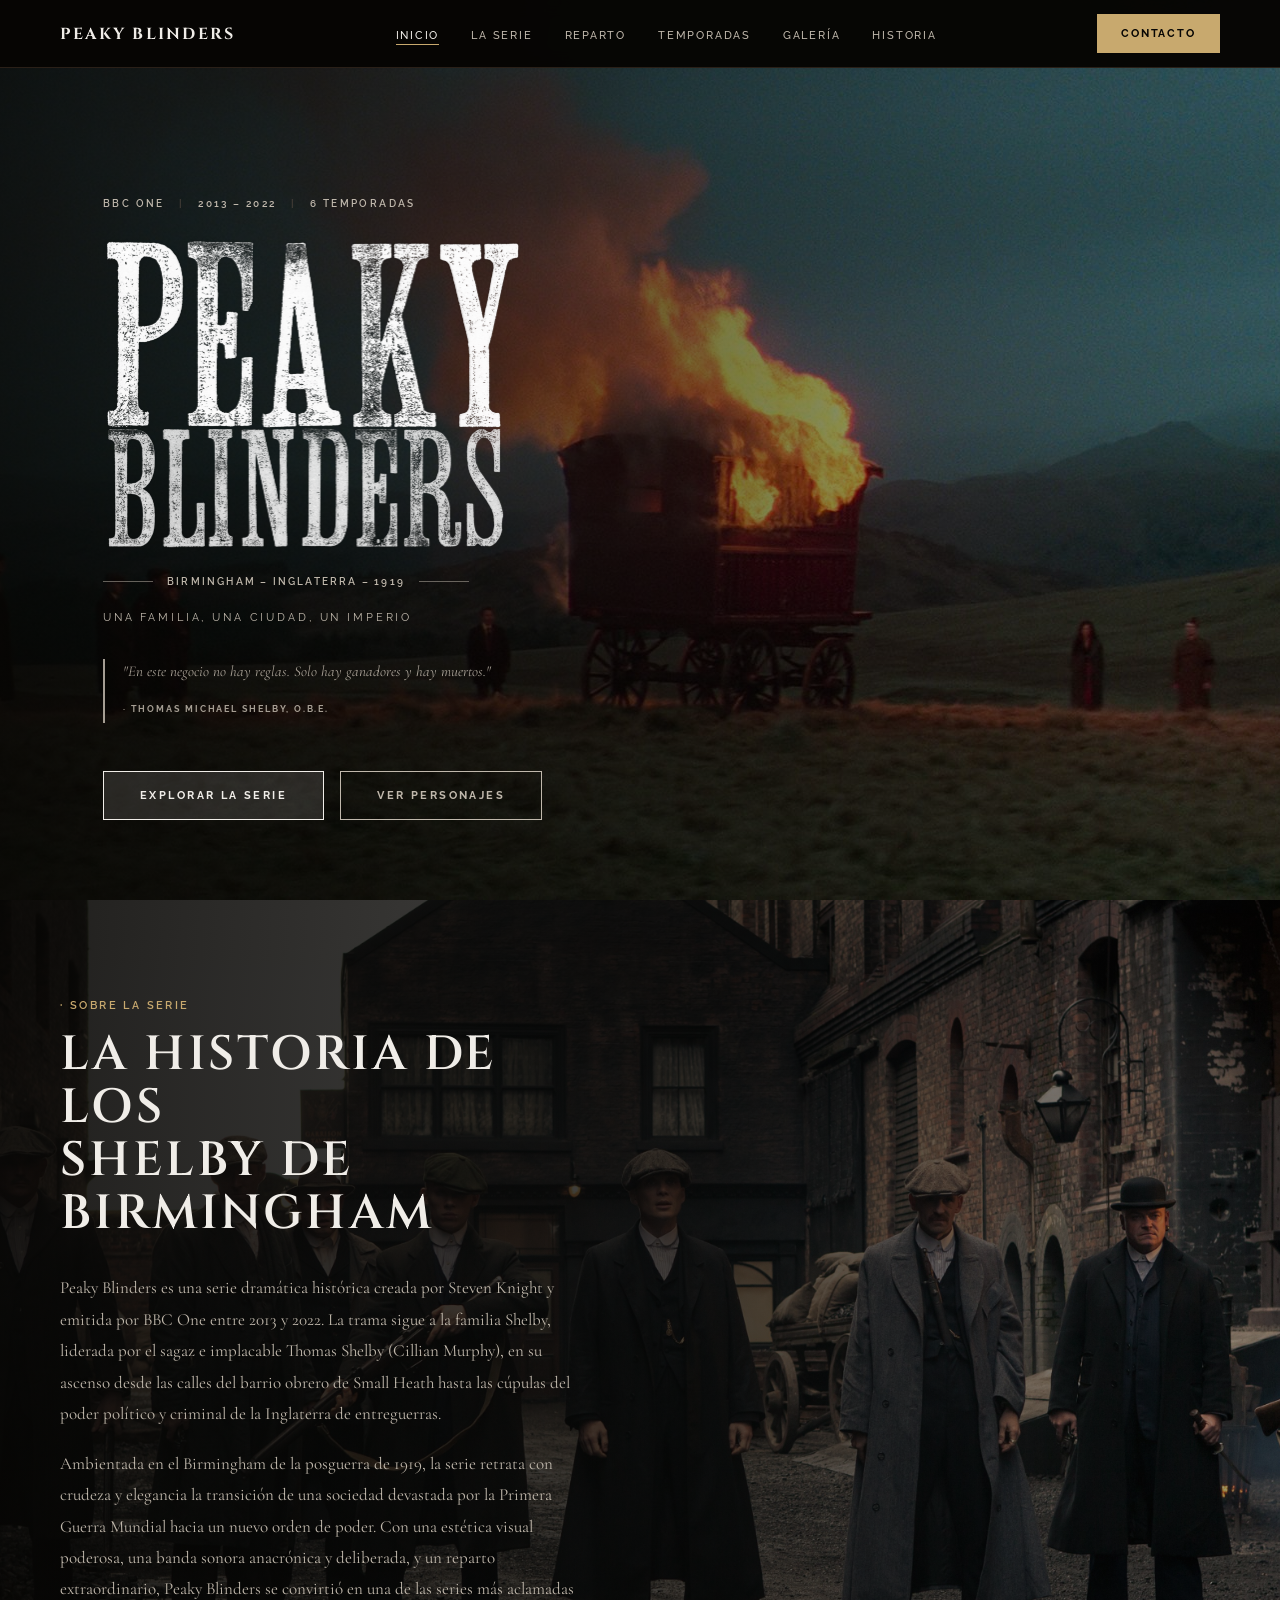
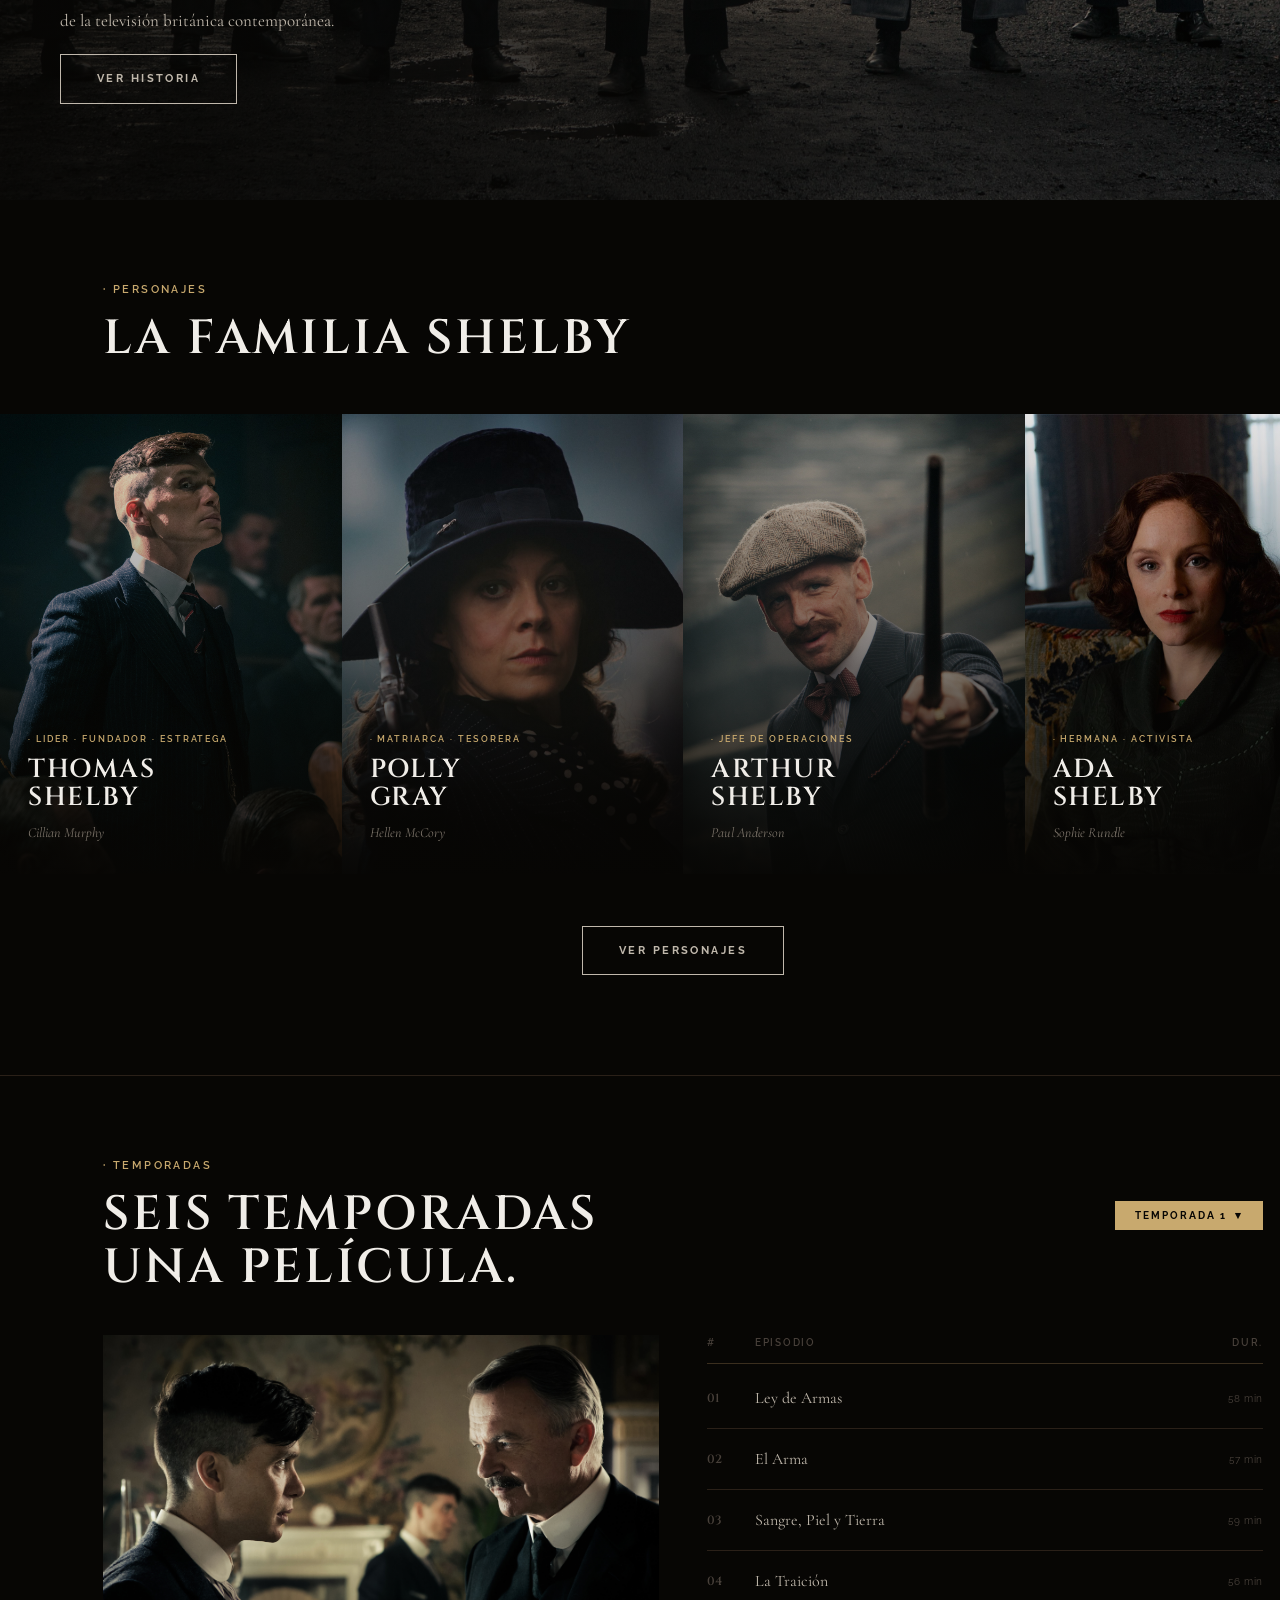
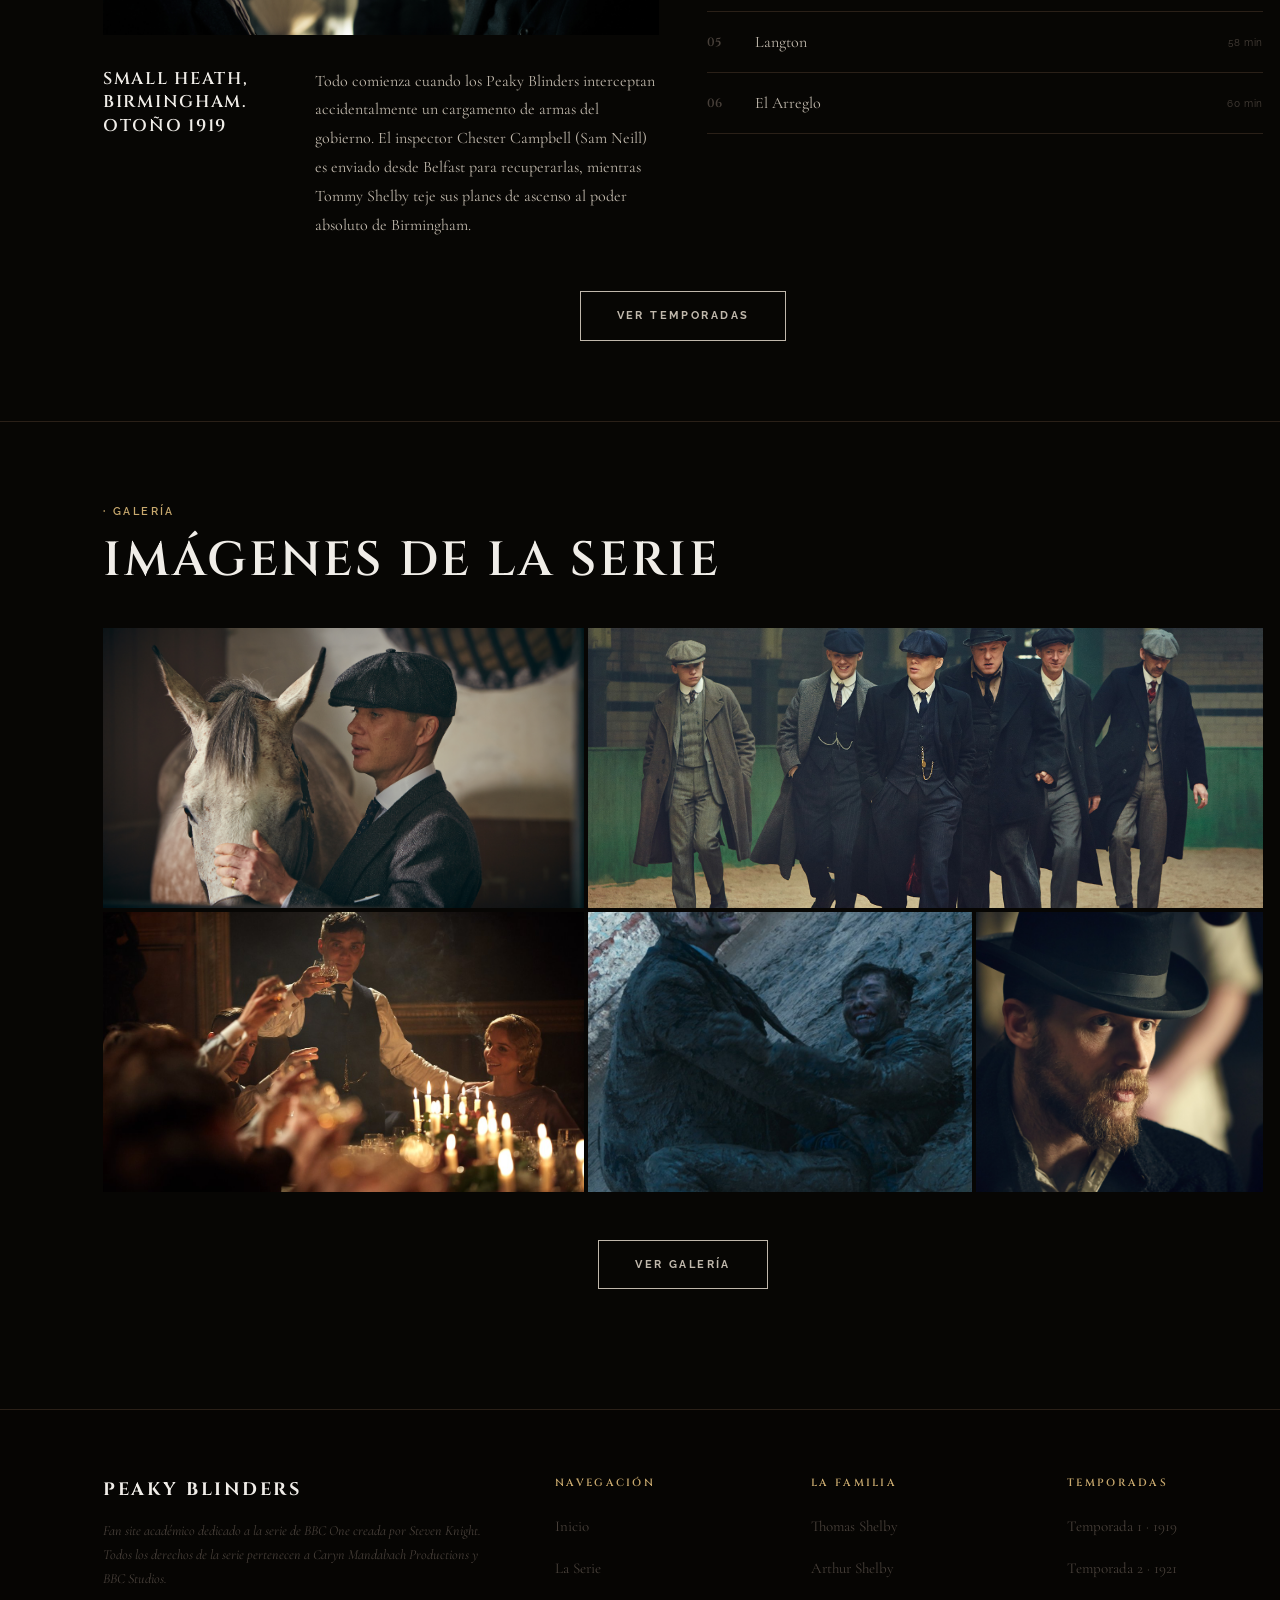
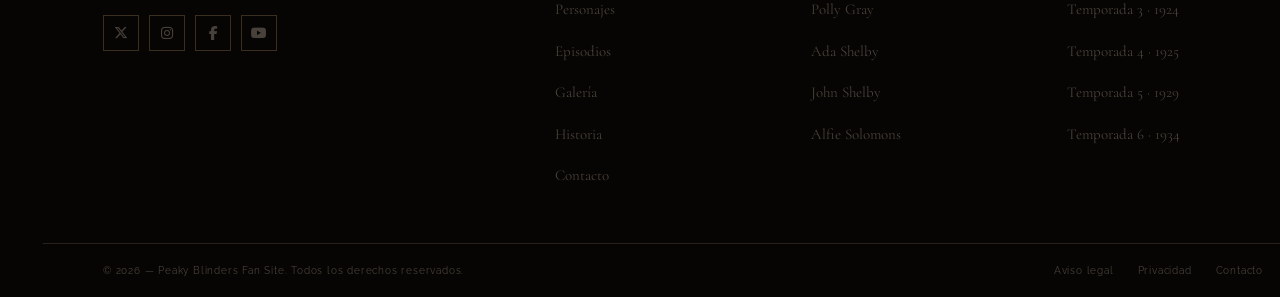
<file: docs/index.html>
<!DOCTYPE html>
<html lang="es">
<head>
  <meta charset="UTF-8">
  <meta name="viewport" content="width=device-width, initial-scale=1.0">
  <title>Peaky Blinders — Inicio</title>
  <link rel="preconnect" href="https://fonts.googleapis.com">
  <link rel="preconnect" href="https://fonts.gstatic.com" crossorigin>
  <link href="https://fonts.googleapis.com/css2?family=Cinzel:wght@400;600;700;900&family=Cormorant+Garamond:ital,wght@0,300;0,400;0,600;1,300;1,400&family=Raleway:wght@300;400;500;600;700&display=swap" rel="stylesheet">
  <link rel="stylesheet" href="css/styles.css">
  <link rel="stylesheet" href="https://cdnjs.cloudflare.com/ajax/libs/font-awesome/6.5.0/css/all.min.css">
</head>
<body>

  <!-- ===================== NAV ===================== -->
<nav class="navbar scrolled" id="navbar">
    <div class="nav-inner">
      <a href="index.html" class="nav-logo">PEAKY BLINDERS</a>
      <ul class="nav-links">
        <li><a href="index.html" class="active">Inicio</a></li>
        <li><a href="la-serie.html">La Serie</a></li>
        <li><a href="personajes.html">Reparto</a></li>
        <li><a href="temporadas.html">Temporadas</a></li>
        <li><a href="galeria.html">Galería</a></li>
        <li><a href="historia.html">Historia</a></li>
      </ul>
      <a href="contacto.html" class="nav-cta">Contacto</a>
    </div>
  </nav>

  <!-- ===================== HERO ===================== -->
  <section class="hero">
    <div class="hero-img">
      <img src="img/hero-bg.jpeg" alt="Escena de Peaky Blinders">
    </div>
    <div class="hero-overlay"></div>
    <div class="hero-content">
      <div class="hero-eyebrow">
        <span>BBC ONE</span>
        <span class="sep">|</span>
        <span>2013 – 2022</span>
        <span class="sep">|</span>
        <span>6 TEMPORADAS</span>
      </div>
      <img src="img/logo-titulo.webp" alt="Peaky Blinders" class="hero-title-img">
      <div class="hero-divider">
        <span class="line"></span>
        <span class="hero-place">BIRMINGHAM – INGLATERRA – 1919</span>
        <span class="line"></span>
      </div>
      <p class="hero-tagline">UNA FAMILIA, UNA CIUDAD, UN IMPERIO</p>
      <blockquote class="hero-quote">
        <p>"En este negocio no hay reglas. Solo hay ganadores y hay muertos."</p>
        <cite>· THOMAS MICHAEL SHELBY, O.B.E.</cite>
      </blockquote>
      <div class="hero-actions">
        <a href="la-serie.html" class="btn btn-primary">Explorar la serie</a>
        <a href="personajes.html" class="btn btn-ghost">Ver personajes</a>
      </div>
    </div>
  </section>

  <!-- ===================== SOBRE LA SERIE ===================== -->
  <section class="sobre">
    <div class="sobre-bg">
      <img src="img/sobre-bg.jpeg" alt="Birmingham 1919">
    </div>
    <div class="sobre-overlay"></div>
    <div class="sobre-content">
      <span class="kicker">· Sobre la serie</span>
      <h2 class="sec-title">La historia de los<br>Shelby de Birmingham</h2>
      <p class="sobre-body">
        Peaky Blinders es una serie dramática histórica creada
        por Steven Knight y emitida por BBC One entre 2013 y 2022. La
        trama sigue a la familia Shelby, liderada por el sagaz e
        implacable Thomas Shelby (Cillian Murphy), en su ascenso
        desde las calles del barrio obrero de Small Heath hasta las
        cúpulas del poder político y criminal de la Inglaterra de
        entreguerras.
      </p>
      <p class="sobre-body">
        Ambientada en el Birmingham de la posguerra de 1919, la serie
        retrata con crudeza y elegancia la transición de una sociedad
        devastada por la Primera Guerra Mundial hacia un nuevo
        orden de poder. Con una estética visual poderosa, una banda
        sonora anacrónica y deliberada, y un reparto extraordinario,
        Peaky Blinders se convirtió en una de las series más aclamadas
        de la televisión británica contemporánea.
      </p>
      <a href="historia.html" class="btn btn-ghost">Ver historia</a>
    </div>
  </section>

  <!-- ===================== PERSONAJES ===================== -->
  <section class="personajes">
    <div class="container">
      <span class="kicker">· Personajes</span>
      <h2 class="sec-title">La familia Shelby</h2>
    </div>
    <div class="chars-grid">

      <div class="char-card">
        <img src="img/thomas-shelby.jpeg" alt="Thomas Shelby">
        <div class="char-overlay"></div>
        <div class="char-info">
          <span class="char-role">· Lider · Fundador · Estratega</span>
          <h3 class="char-name">Thomas<br>Shelby</h3>
          <p class="char-actor">Cillian Murphy</p>
        </div>
      </div>

      <div class="char-card">
        <img src="img/polly-shelby.jpeg" alt="Polly Gray">
        <div class="char-overlay"></div>
        <div class="char-info">
          <span class="char-role">· Matriarca · Tesorera</span>
          <h3 class="char-name">Polly<br>Gray</h3>
          <p class="char-actor">Hellen McCory</p>
        </div>
      </div>

      <div class="char-card">
        <img src="img/arthur-shelby .jpeg" alt="Arthur Shelby">
        <div class="char-overlay"></div>
        <div class="char-info">
          <span class="char-role">· Jefe de operaciones</span>
          <h3 class="char-name">Arthur<br>Shelby</h3>
          <p class="char-actor">Paul Anderson</p>
        </div>
      </div>

      <div class="char-card">
        <img src="img/ada-shelby.jpeg" alt="Ada Shelby">
        <div class="char-overlay"></div>
        <div class="char-info">
          <span class="char-role">· Hermana · Activista</span>
          <h3 class="char-name">Ada<br>Shelby</h3>
          <p class="char-actor">Sophie Rundle</p>
        </div>
      </div>

    </div>
    <div class="container centered">
      <a href="personajes.html" class="btn btn-ghost">Ver personajes</a>
    </div>
  </section>

  <!-- ===================== EPISODIOS ===================== -->
  <section class="episodios">
    <div class="container">
      <span class="kicker">· Temporadas</span>
      <div class="ep-header">
        <h2 class="sec-title">Seis temporadas<br>Una película.</h2>
        <div class="ep-dropdown">
        <button class="ep-dropdown-btn" id="ep-dropdown-btn">
            Temporada 1 <span class="ep-arrow">▾</span>
        </button>
        <ul class="ep-dropdown-menu" id="ep-dropdown-menu">
            <li data-temp="1" class="ep-li-active">Temporada 1 · 1919</li>
            <li data-temp="2">Temporada 2</li>
            <li data-temp="3">Temporada 3</li>
            <li data-temp="4">Temporada 4</li>
            <li data-temp="5">Temporada 5</li>
            <li data-temp="6">Temporada 6</li>
        </ul>
        </div>
      </div>
      <div class="ep-grid">
        <div class="ep-left">
          <img src="img/temporada1.jpeg" alt="Temporada 1 — Small Heath, Birmingham">
          <div class="ep-context">
            <h3 class="ep-context-title">Small Heath,<br>Birmingham.<br>Otoño 1919</h3>
            <p class="ep-context-desc">
              Todo comienza cuando los Peaky Blinders interceptan accidentalmente un
              cargamento de armas del gobierno. El inspector Chester Campbell (Sam Neill) es
              enviado desde Belfast para recuperarlas, mientras Tommy Shelby teje sus planes de
              ascenso al poder absoluto de Birmingham.
            </p>
          </div>
        </div>
        <div class="ep-right">
          <div class="ep-list-head">
            <span>#</span>
            <span>Episodio</span>
            <span>Dur.</span>
          </div>
          <div class="ep-row">
            <span class="ep-num">01</span>
            <span class="ep-title">Ley de Armas</span>
            <span class="ep-dur">58 min</span>
          </div>
          <div class="ep-row">
            <span class="ep-num">02</span>
            <span class="ep-title">El Arma</span>
            <span class="ep-dur">57 min</span>
          </div>
          <div class="ep-row">
            <span class="ep-num">03</span>
            <span class="ep-title">Sangre, Piel y Tierra</span>
            <span class="ep-dur">59 min</span>
          </div>
          <div class="ep-row">
            <span class="ep-num">04</span>
            <span class="ep-title">La Traición</span>
            <span class="ep-dur">56 min</span>
          </div>
          <div class="ep-row">
            <span class="ep-num">05</span>
            <span class="ep-title">Langton</span>
            <span class="ep-dur">58 min</span>
          </div>
          <div class="ep-row">
            <span class="ep-num">06</span>
            <span class="ep-title">El Arreglo</span>
            <span class="ep-dur">60 min</span>
          </div>
        </div>
      </div>
      <div class="centered">
        <a href="temporadas.html" class="btn btn-ghost">Ver temporadas</a>
      </div>
    </div>
  </section>

  <!-- ===================== GALERÍA ===================== -->
  <section class="galeria">
    <div class="container">
      <span class="kicker">· Galería</span>
      <h2 class="sec-title">Imágenes de la serie</h2>
    </div>
    <div class="gallery-grid">
      <div class="gi gi-wide">
        <img src="img/galeria1.jpeg" alt="Escena de Peaky Blinders">
      </div>
      <div class="gi gi-wide gi-right">
        <img src="img/galeria2.jpeg" alt="La banda Peaky Blinders">
      </div>
      <div class="gi gi-tall">
        <img src="img/galeria3.jpeg" alt="Thomas Shelby en acción">
      </div>
      <div class="gi">
        <img src="img/galeria4.jpeg" alt="Escena de la serie">
      </div>
      <div class="gi">
        <img src="img/galeria5.jpeg" alt="Alfie Solomons">
      </div>
    </div>
    <div class="container centered" style="margin-top: 48px;">
      <a href="galeria.html" class="btn btn-ghost">Ver galería</a>
    </div>
  </section>

  <!-- ===================== FOOTER ===================== -->
  <footer class="footer">
  <div class="footer-grid">
    <div class="footer-brand">
      <span class="footer-logo">PEAKY BLINDERS</span>
      <p class="footer-desc">
        Fan site académico dedicado a la serie de BBC One
        creada por Steven Knight. Todos los derechos de la
        serie pertenecen a Caryn Mandabach Productions y
        BBC Studios.
      </p>
      <div class="footer-socials">
        <a href="#" class="social-icon"><i class="fab fa-x-twitter"></i></a>
        <a href="#" class="social-icon"><i class="fab fa-instagram"></i></a>
        <a href="#" class="social-icon"><i class="fab fa-facebook-f"></i></a>
        <a href="#" class="social-icon"><i class="fab fa-youtube"></i></a>
      </div>
    </div>
    <div class="footer-col">
      <h4 class="footer-col-title">Navegación</h4>
      <ul>
        <li><a href="index.html">Inicio</a></li>
        <li><a href="la-serie.html">La Serie</a></li>
        <li><a href="personajes.html">Personajes</a></li>
        <li><a href="temporadas.html">Episodios</a></li>
        <li><a href="galeria.html">Galería</a></li>
        <li><a href="historia.html">Historia</a></li>
        <li><a href="contacto.html">Contacto</a></li>
      </ul>
    </div>
    <div class="footer-col">
      <h4 class="footer-col-title">La familia</h4>
      <ul>
        <li><a href="personajes.html">Thomas Shelby</a></li>
        <li><a href="personajes.html">Arthur Shelby</a></li>
        <li><a href="personajes.html">Polly Gray</a></li>
        <li><a href="personajes.html">Ada Shelby</a></li>
        <li><a href="personajes.html">John Shelby</a></li>
        <li><a href="personajes.html">Alfie Solomons</a></li>
      </ul>
    </div>
    <div class="footer-col">
      <h4 class="footer-col-title">Temporadas</h4>
      <ul>
        <li><a href="temporadas.html">Temporada 1 · 1919</a></li>
        <li><a href="temporadas.html">Temporada 2 · 1921</a></li>
        <li><a href="temporadas.html">Temporada 3 · 1924</a></li>
        <li><a href="temporadas.html">Temporada 4 · 1925</a></li>
        <li><a href="temporadas.html">Temporada 5 · 1929</a></li>
        <li><a href="temporadas.html">Temporada 6 · 1934</a></li>
      </ul>
    </div>
  </div>
  <div class="footer-bottom">
    <span>© 2026 — Peaky Blinders Fan Site. Todos los derechos reservados.</span>
    <div class="footer-legal">
      <a href="#">Aviso legal</a>
      <a href="#">Privacidad</a>
      <a href="contacto.html">Contacto</a>
    </div>
  </div>
</footer>
</file>
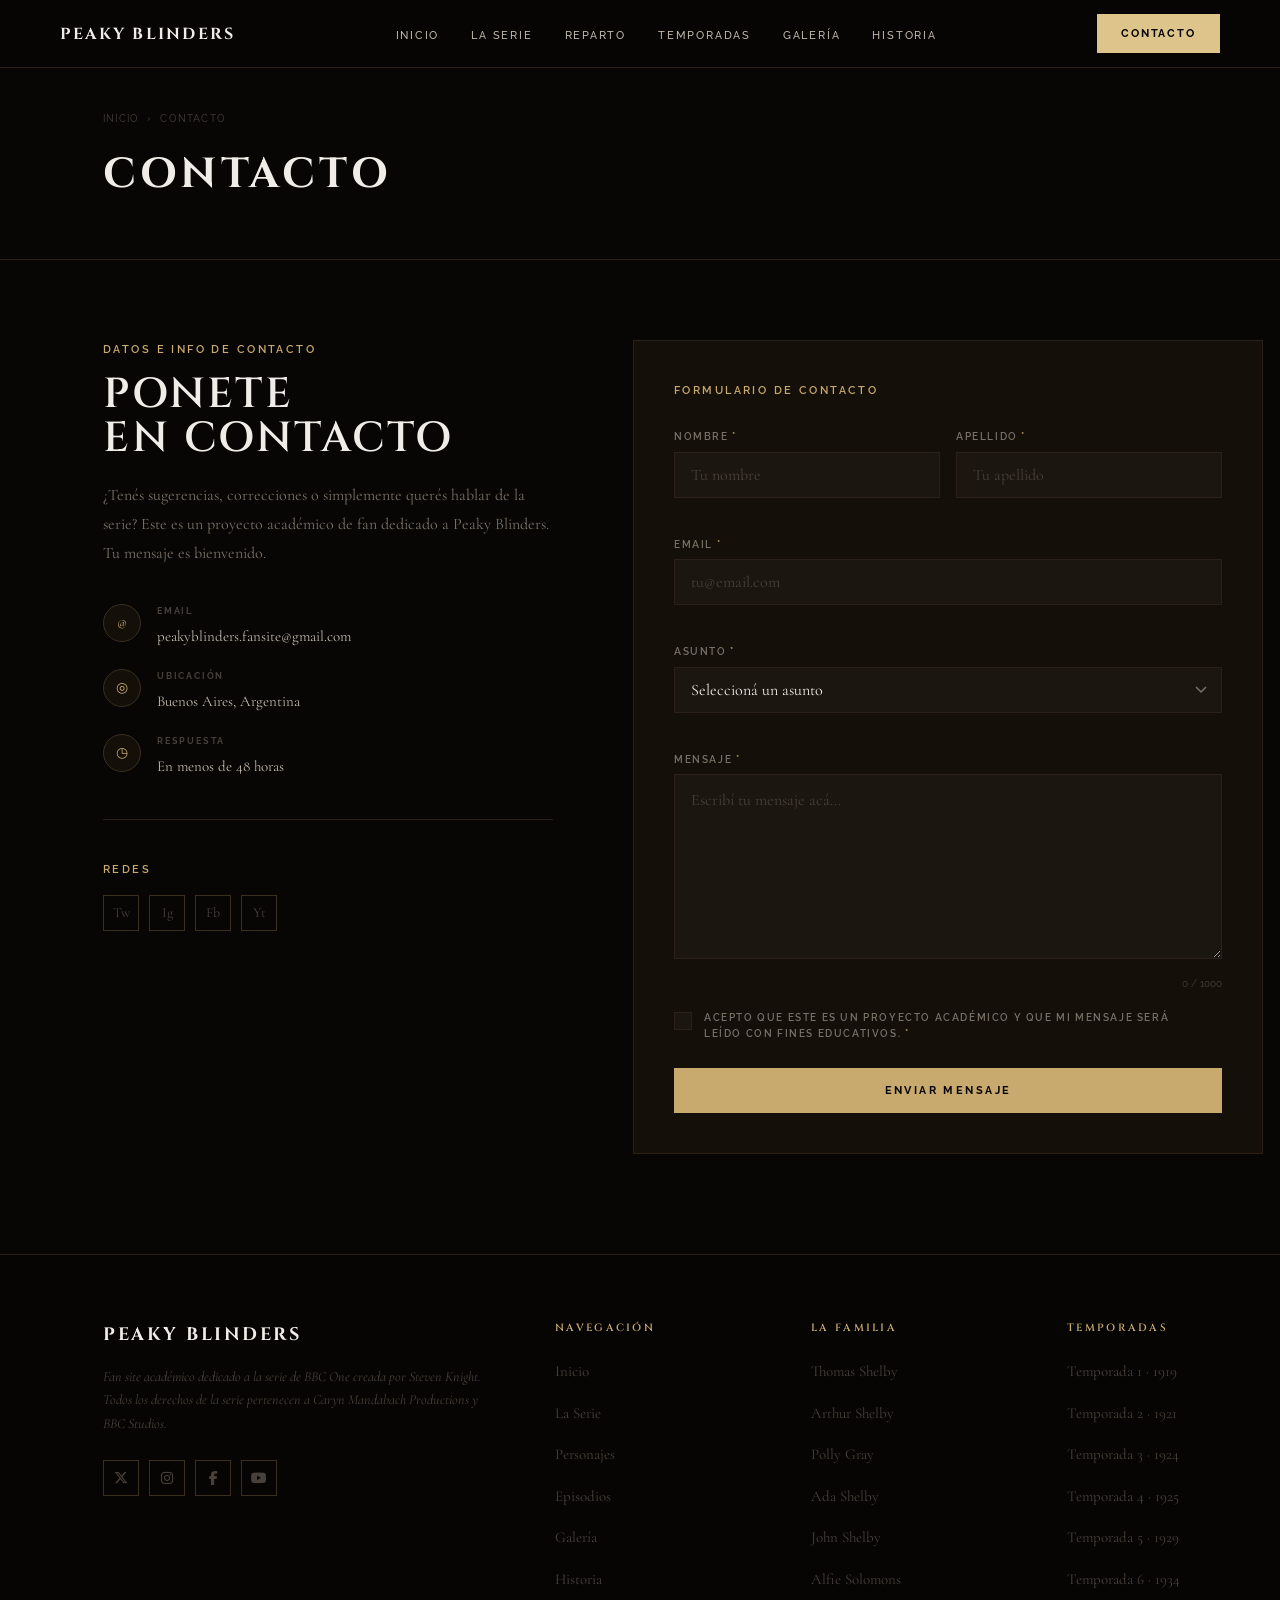
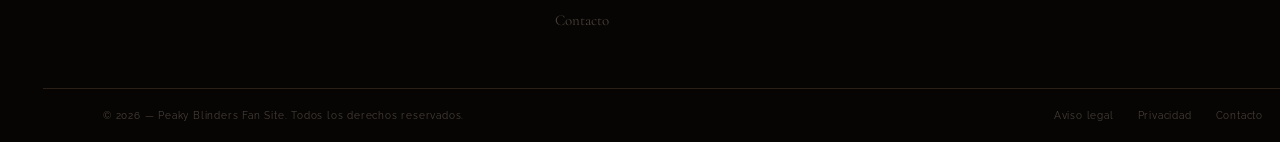
<file: docs/contacto.html>
<!DOCTYPE html>
<html lang="es">
<head>
  <meta charset="UTF-8">
  <meta name="viewport" content="width=device-width, initial-scale=1.0">
  <title>Peaky Blinders — Contacto</title>
  <link rel="preconnect" href="https://fonts.googleapis.com">
  <link rel="preconnect" href="https://fonts.gstatic.com" crossorigin>
  <link href="https://fonts.googleapis.com/css2?family=Cinzel:wght@400;600;700;900&family=Cormorant+Garamond:ital,wght@0,300;0,400;0,600;1,300;1,400&family=Raleway:wght@300;400;500;600;700&display=swap" rel="stylesheet">
  <link rel="stylesheet" href="css/styles.css">
  <link rel="stylesheet" href="https://cdnjs.cloudflare.com/ajax/libs/font-awesome/6.5.0/css/all.min.css">
</head>
<body>

  <!-- ===================== NAV ===================== -->
  <nav class="navbar scrolled" id="navbar">
    <div class="nav-inner">
      <a href="index.html" class="nav-logo">PEAKY BLINDERS</a>
      <ul class="nav-links">
        <li><a href="index.html">Inicio</a></li>
        <li><a href="la-serie.html">La Serie</a></li>
        <li><a href="personajes.html">Reparto</a></li>
        <li><a href="temporadas.html">Temporadas</a></li>
        <li><a href="galeria.html">Galería</a></li>
        <li><a href="historia.html">Historia</a></li>
      </ul>
      <a href="contacto.html" class="nav-cta active-cta">Contacto</a>
    </div>
  </nav>

  <!-- ===================== PAGE HERO ===================== -->
  <section class="page-hero-simple">
    <div class="container">
      <div class="breadcrumb">
        <a href="index.html">Inicio</a>
        <span class="bc-sep">›</span>
        <span>Contacto</span>
      </div>
      <h1 class="page-title">Contacto</h1>
    </div>
  </section>

  <!-- ===================== CONTACTO ===================== -->
  <section class="contacto-section">
    <div class="container">
      <div class="contacto-grid">

        <!-- Columna izquierda: info -->
        <div class="contacto-info">
          <span class="kicker">Datos e info de contacto</span>
          <h2 class="contacto-title">Ponete<br>en contacto</h2>
          <p class="contacto-desc">
            ¿Tenés sugerencias, correcciones o simplemente querés
            hablar de la serie? Este es un proyecto académico de fan
            dedicado a Peaky Blinders. Tu mensaje es bienvenido.
          </p>

          <div class="contacto-items">
            <div class="contacto-item">
              <div class="contacto-icon">@</div>
              <div class="contacto-item-text">
                <span class="contacto-item-label">Email</span>
                <span class="contacto-item-val">peakyblinders.fansite@gmail.com</span>
              </div>
            </div>
            <div class="contacto-item">
              <div class="contacto-icon">◎</div>
              <div class="contacto-item-text">
                <span class="contacto-item-label">Ubicación</span>
                <span class="contacto-item-val">Buenos Aires, Argentina</span>
              </div>
            </div>
            <div class="contacto-item">
              <div class="contacto-icon">◷</div>
              <div class="contacto-item-text">
                <span class="contacto-item-label">Respuesta</span>
                <span class="contacto-item-val">En menos de 48 horas</span>
              </div>
            </div>
          </div>

          <div class="contacto-redes">
            <span class="kicker" style="margin-bottom: 16px;">Redes</span>
            <div class="contacto-redes-icons">
              <a href="#" class="social-icon">Tw</a>
              <a href="#" class="social-icon">Ig</a>
              <a href="#" class="social-icon">Fb</a>
              <a href="#" class="social-icon">Yt</a>
            </div>
          </div>
        </div>

        <!-- Columna derecha: formulario -->
        <div class="contacto-form-wrap">
          <span class="kicker">Formulario de contacto</span>
          <form class="contacto-form" id="contacto-form" novalidate>

            <div class="form-row">
              <div class="form-group">
                <label for="nombre">Nombre <span class="req">*</span></label>
                <input
                  type="text"
                  id="nombre"
                  name="nombre"
                  placeholder="Tu nombre"
                  required
                  minlength="2"
                  maxlength="50"
                >
                <span class="form-error" id="error-nombre"></span>
              </div>
              <div class="form-group">
                <label for="apellido">Apellido <span class="req">*</span></label>
                <input
                  type="text"
                  id="apellido"
                  name="apellido"
                  placeholder="Tu apellido"
                  required
                  minlength="2"
                  maxlength="50"
                >
                <span class="form-error" id="error-apellido"></span>
              </div>
            </div>

            <div class="form-group">
              <label for="email">Email <span class="req">*</span></label>
              <input
                type="email"
                id="email"
                name="email"
                placeholder="tu@email.com"
                required
              >
              <span class="form-error" id="error-email"></span>
            </div>

            <div class="form-group">
              <label for="asunto">Asunto <span class="req">*</span></label>
              <select id="asunto" name="asunto" required>
                <option value="">Seleccioná un asunto</option>
                <option value="sugerencia">Sugerencia de contenido</option>
                <option value="correccion">Corrección de información</option>
                <option value="consulta">Consulta general</option>
                <option value="otro">Otro</option>
              </select>
              <span class="form-error" id="error-asunto"></span>
            </div>

            <div class="form-group">
              <label for="mensaje">Mensaje <span class="req">*</span></label>
              <textarea
                id="mensaje"
                name="mensaje"
                placeholder="Escribí tu mensaje acá..."
                required
                minlength="20"
                maxlength="1000"
                rows="6"
              ></textarea>
              <span class="form-error" id="error-mensaje"></span>
              <span class="form-counter" id="counter">0 / 1000</span>
            </div>

            <div class="form-group form-check">
              <input type="checkbox" id="terminos" name="terminos" required>
              <label for="terminos" class="check-label">
                Acepto que este es un proyecto académico y que mi mensaje
                será leído con fines educativos. <span class="req">*</span>
              </label>
              <span class="form-error" id="error-terminos"></span>
            </div>

            <button type="submit" class="form-submit">Enviar mensaje</button>

          </form>

          <!-- Mensaje de éxito -->
          <div class="form-success" id="form-success">
            <div class="form-success-icon">✓</div>
            <h3>¡Mensaje enviado!</h3>
            <p>Gracias por escribirnos. Te respondemos en menos de 48 horas.</p>
          </div>

        </div>
      </div>
    </div>
  </section>

  <!-- ===================== FOOTER ===================== -->
  <footer class="footer">
    <div class="footer-grid">
      <div class="footer-brand">
        <span class="footer-logo">PEAKY BLINDERS</span>
        <p class="footer-desc">
          Fan site académico dedicado a la serie de BBC One creada por Steven Knight.
          Todos los derechos de la serie pertenecen a Caryn Mandabach Productions y BBC Studios.
        </p>
        <div class="footer-socials">
        <a href="#" class="social-icon"><i class="fab fa-x-twitter"></i></a>
        <a href="#" class="social-icon"><i class="fab fa-instagram"></i></a>
        <a href="#" class="social-icon"><i class="fab fa-facebook-f"></i></a>
        <a href="#" class="social-icon"><i class="fab fa-youtube"></i></a>
        </div>
      </div>
      <div class="footer-col">
        <h4 class="footer-col-title">Navegación</h4>
        <ul>
          <li><a href="index.html">Inicio</a></li>
          <li><a href="la-serie.html">La Serie</a></li>
          <li><a href="personajes.html">Personajes</a></li>
          <li><a href="temporadas.html">Episodios</a></li>
          <li><a href="galeria.html">Galería</a></li>
          <li><a href="historia.html">Historia</a></li>
          <li><a href="contacto.html">Contacto</a></li>
        </ul>
      </div>
      <div class="footer-col">
        <h4 class="footer-col-title">La familia</h4>
        <ul>
          <li><a href="personajes.html">Thomas Shelby</a></li>
          <li><a href="personajes.html">Arthur Shelby</a></li>
          <li><a href="personajes.html">Polly Gray</a></li>
          <li><a href="personajes.html">Ada Shelby</a></li>
          <li><a href="personajes.html">John Shelby</a></li>
          <li><a href="personajes.html">Alfie Solomons</a></li>
        </ul>
      </div>
      <div class="footer-col">
        <h4 class="footer-col-title">Temporadas</h4>
        <ul>
          <li><a href="temporadas.html">Temporada 1 · 1919</a></li>
          <li><a href="temporadas.html">Temporada 2 · 1921</a></li>
          <li><a href="temporadas.html">Temporada 3 · 1924</a></li>
          <li><a href="temporadas.html">Temporada 4 · 1925</a></li>
          <li><a href="temporadas.html">Temporada 5 · 1929</a></li>
          <li><a href="temporadas.html">Temporada 6 · 1934</a></li>
        </ul>
      </div>
    </div>
    <div class="footer-bottom">
      <span>© 2026 — Peaky Blinders Fan Site. Todos los derechos reservados.</span>
      <div class="footer-legal">
        <a href="#">Aviso legal</a>
        <a href="#">Privacidad</a>
        <a href="contacto.html">Contacto</a>
      </div>
    </div>
  </footer>

  <script>
    // Contador de caracteres del textarea
    const textarea = document.getElementById('mensaje');
    const counter  = document.getElementById('counter');
    textarea.addEventListener('input', () => {
      counter.textContent = textarea.value.length + ' / 1000';
    });

    // Validación y envío
    const form    = document.getElementById('contacto-form');
    const success = document.getElementById('form-success');

    function showError(id, msg) {
      document.getElementById(id).textContent = msg;
    }
    function clearError(id) {
      document.getElementById(id).textContent = '';
    }

    form.addEventListener('submit', (e) => {
      e.preventDefault();
      let valid = true;

      // Nombre
      const nombre = document.getElementById('nombre').value.trim();
      if (!nombre || nombre.length < 2) {
        showError('error-nombre', 'El nombre debe tener al menos 2 caracteres.');
        valid = false;
      } else { clearError('error-nombre'); }

      // Apellido
      const apellido = document.getElementById('apellido').value.trim();
      if (!apellido || apellido.length < 2) {
        showError('error-apellido', 'El apellido debe tener al menos 2 caracteres.');
        valid = false;
      } else { clearError('error-apellido'); }

      // Email
      const email = document.getElementById('email').value.trim();
      const emailRegex = /^[^\s@]+@[^\s@]+\.[^\s@]+$/;
      if (!email || !emailRegex.test(email)) {
        showError('error-email', 'Ingresá un email válido.');
        valid = false;
      } else { clearError('error-email'); }

      // Asunto
      const asunto = document.getElementById('asunto').value;
      if (!asunto) {
        showError('error-asunto', 'Seleccioná un asunto.');
        valid = false;
      } else { clearError('error-asunto'); }

      // Mensaje
      const mensaje = document.getElementById('mensaje').value.trim();
      if (!mensaje || mensaje.length < 20) {
        showError('error-mensaje', 'El mensaje debe tener al menos 20 caracteres.');
        valid = false;
      } else { clearError('error-mensaje'); }

      // Términos
      const terminos = document.getElementById('terminos').checked;
      if (!terminos) {
        showError('error-terminos', 'Debés aceptar los términos para continuar.');
        valid = false;
      } else { clearError('error-terminos'); }

      if (valid) {
        form.style.display = 'none';
        success.style.display = 'block';
      }
    });
  </script>

</body>
</html>
</file>
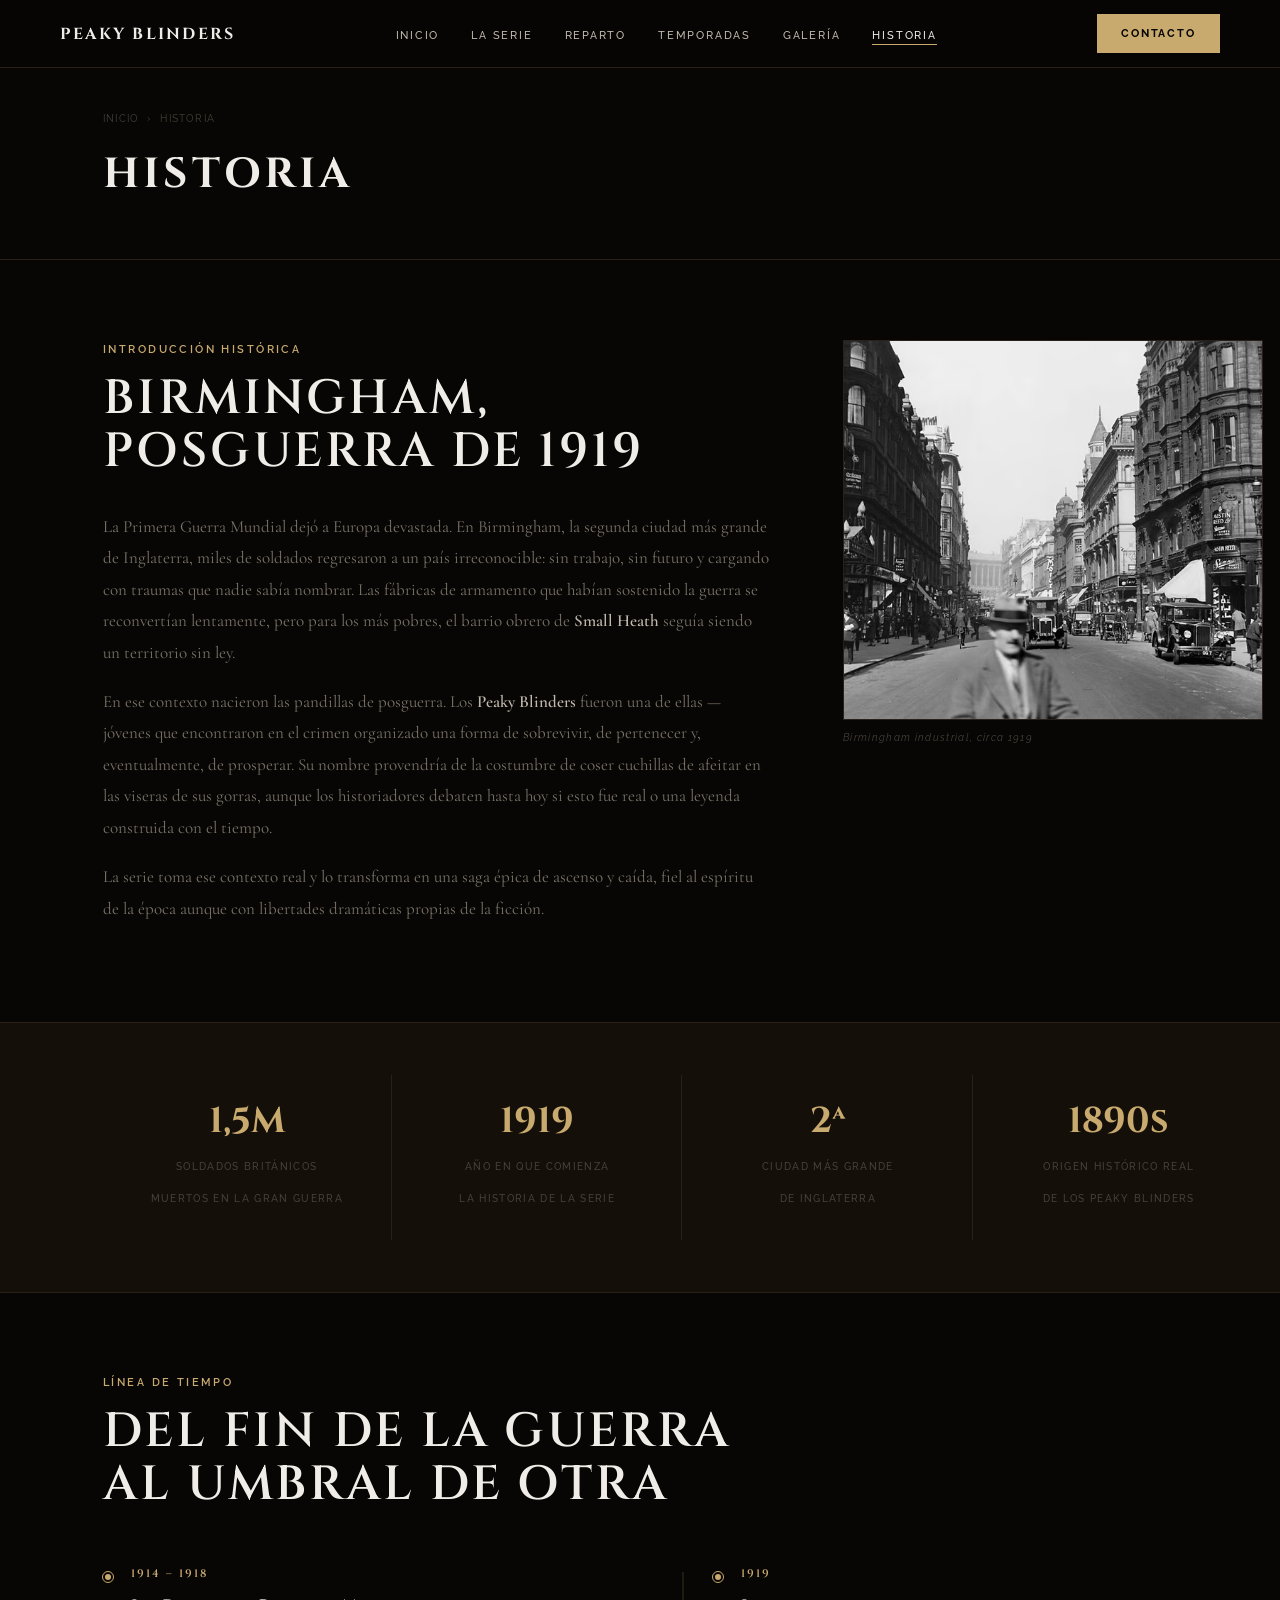
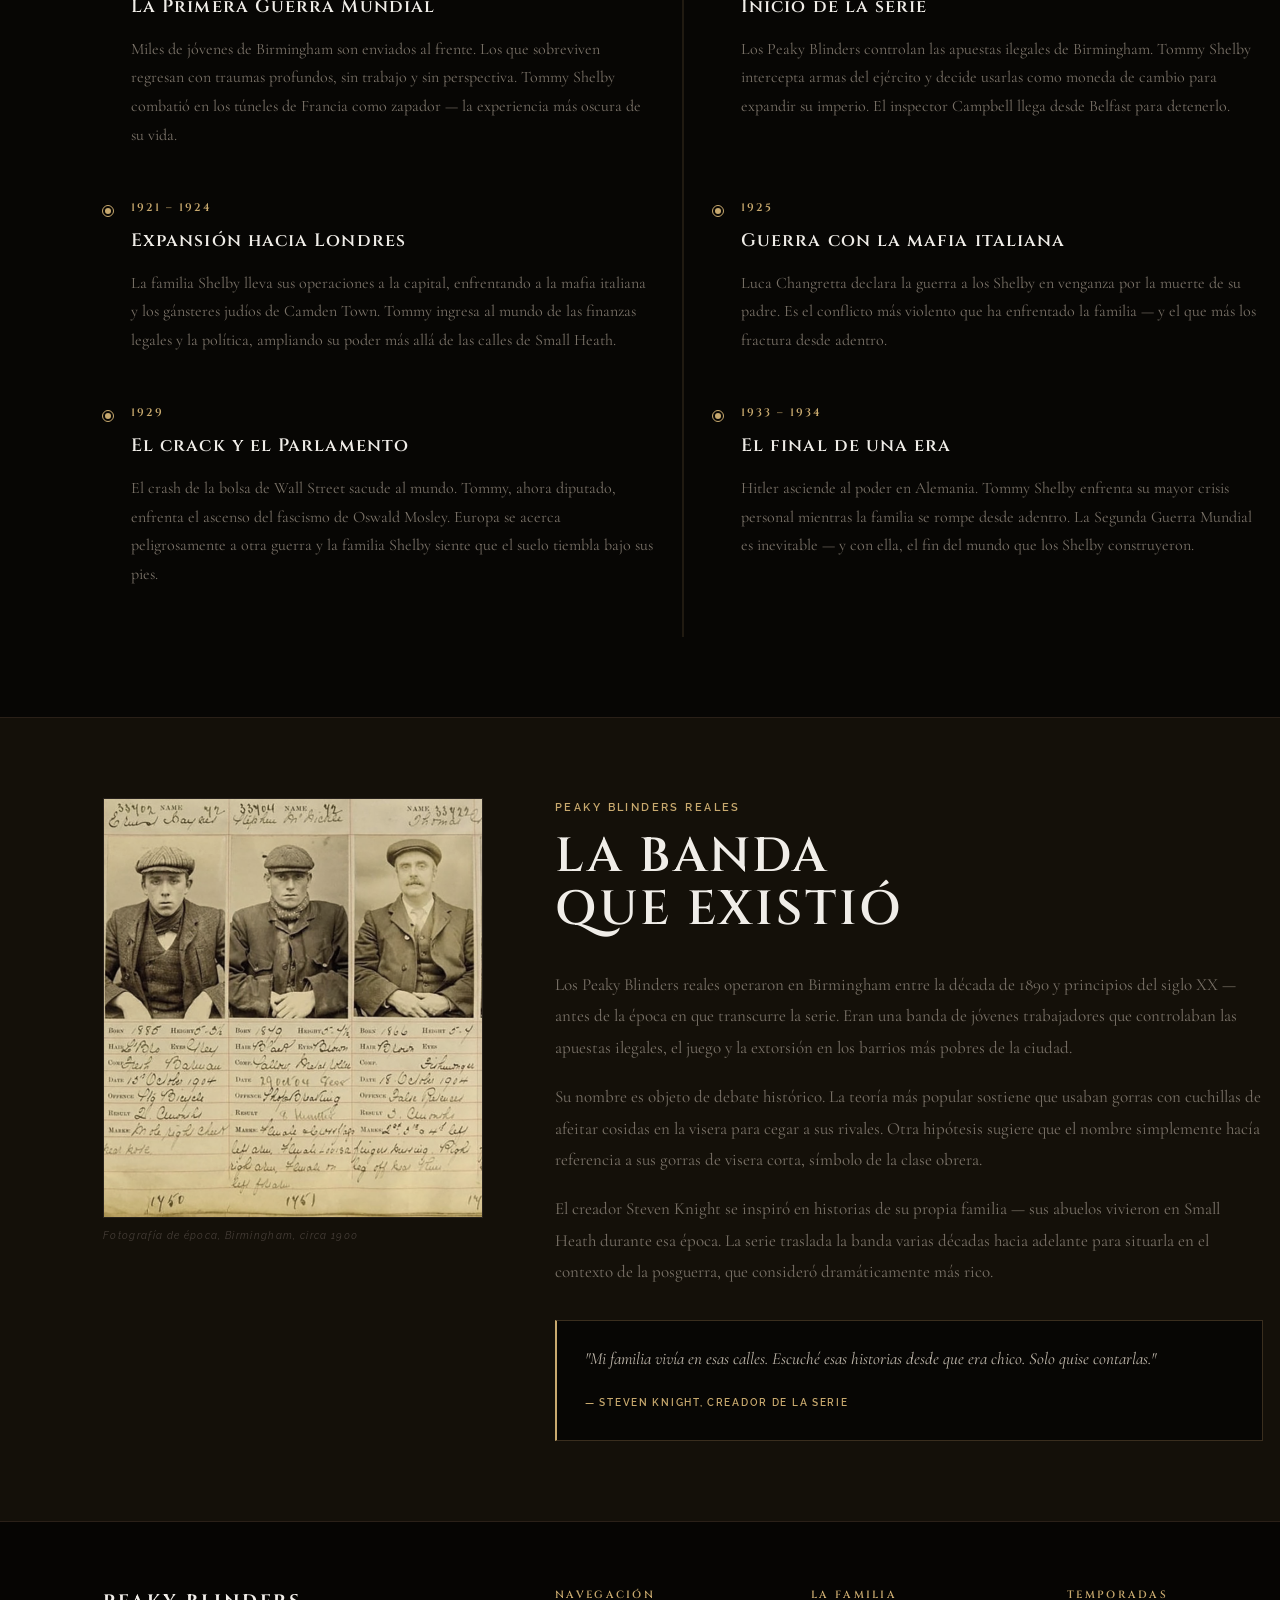
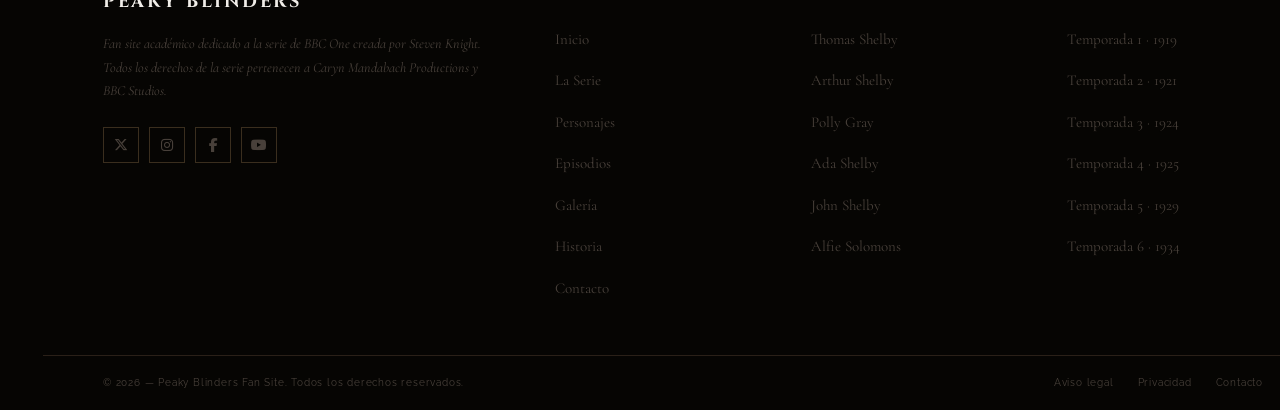
<file: docs/historia.html>
<!DOCTYPE html>
<html lang="es">
<head>
  <meta charset="UTF-8">
  <meta name="viewport" content="width=device-width, initial-scale=1.0">
  <title>Peaky Blinders — Historia</title>
  <link rel="preconnect" href="https://fonts.googleapis.com">
  <link rel="preconnect" href="https://fonts.gstatic.com" crossorigin>
  <link href="https://fonts.googleapis.com/css2?family=Cinzel:wght@400;600;700;900&family=Cormorant+Garamond:ital,wght@0,300;0,400;0,600;1,300;1,400&family=Raleway:wght@300;400;500;600;700&display=swap" rel="stylesheet">
  <link rel="stylesheet" href="css/styles.css">
  <link rel="stylesheet" href="https://cdnjs.cloudflare.com/ajax/libs/font-awesome/6.5.0/css/all.min.css">
</head>
<body>

  <!-- ===================== NAV ===================== -->
  <nav class="navbar scrolled" id="navbar">
    <div class="nav-inner">
      <a href="index.html" class="nav-logo">PEAKY BLINDERS</a>
      <ul class="nav-links">
        <li><a href="index.html">Inicio</a></li>
        <li><a href="la-serie.html">La Serie</a></li>
        <li><a href="personajes.html">Reparto</a></li>
        <li><a href="temporadas.html">Temporadas</a></li>
        <li><a href="galeria.html">Galería</a></li>
        <li><a href="historia.html" class="active">Historia</a></li>
      </ul>
      <a href="contacto.html" class="nav-cta">Contacto</a>
    </div>
  </nav>

  <!-- ===================== PAGE HERO ===================== -->
  <section class="page-hero-simple">
    <div class="container">
      <div class="breadcrumb">
        <a href="index.html">Inicio</a>
        <span class="bc-sep">›</span>
        <span>Historia</span>
      </div>
      <h1 class="page-title">Historia</h1>
    </div>
  </section>

  <!-- ===================== INTRODUCCIÓN HISTÓRICA ===================== -->
  <section class="hist-intro">
    <div class="container">
      <div class="hist-intro-grid">
        <div class="hist-intro-text">
          <span class="kicker">Introducción histórica</span>
          <h2 class="sec-title">Birmingham,<br>posguerra de 1919</h2>
          <p class="body-text">
            La Primera Guerra Mundial dejó a Europa devastada. En Birmingham,
            la segunda ciudad más grande de Inglaterra, miles de soldados
            regresaron a un país irreconocible: sin trabajo, sin futuro y
            cargando con traumas que nadie sabía nombrar. Las fábricas
            de armamento que habían sostenido la guerra se reconvertían
            lentamente, pero para los más pobres, el barrio obrero de
            <strong>Small Heath</strong> seguía siendo un territorio sin ley.
          </p>
          <p class="body-text">
            En ese contexto nacieron las pandillas de posguerra. Los
            <strong>Peaky Blinders</strong> fueron una de ellas — jóvenes
            que encontraron en el crimen organizado una forma de sobrevivir,
            de pertenecer y, eventualmente, de prosperar. Su nombre provendría
            de la costumbre de coser cuchillas de afeitar en las viseras
            de sus gorras, aunque los historiadores debaten hasta hoy
            si esto fue real o una leyenda construida con el tiempo.
          </p>
          <p class="body-text">
            La serie toma ese contexto real y lo transforma en una saga
            épica de ascenso y caída, fiel al espíritu de la época aunque
            con libertades dramáticas propias de la ficción.
          </p>
        </div>
        <div class="hist-intro-img">
          <img src="img/birmingham.avif" alt="Birmingham, 1919">
          <span class="hist-img-caption">Birmingham industrial, circa 1919</span>
        </div>
      </div>
    </div>
  </section>

  <!-- ===================== DATOS DE ÉPOCA ===================== -->
  <section class="hist-datos">
    <div class="container">
      <div class="hist-datos-grid">
        <div class="hist-dato-item">
          <span class="hist-dato-num">1,5M</span>
          <span class="hist-dato-label">Soldados británicos<br>muertos en la Gran Guerra</span>
        </div>
        <div class="hist-dato-item">
          <span class="hist-dato-num">1919</span>
          <span class="hist-dato-label">Año en que comienza<br>la historia de la serie</span>
        </div>
        <div class="hist-dato-item">
          <span class="hist-dato-num">2ª</span>
          <span class="hist-dato-label">Ciudad más grande<br>de Inglaterra</span>
        </div>
        <div class="hist-dato-item">
          <span class="hist-dato-num">1890s</span>
          <span class="hist-dato-label">Origen histórico real<br>de los Peaky Blinders</span>
        </div>
      </div>
    </div>
  </section>

  <!-- ===================== LÍNEA DE TIEMPO ===================== -->
  <section class="hist-timeline">
    <div class="container">
      <span class="kicker">Línea de tiempo</span>
      <h2 class="sec-title">Del fin de la guerra<br>al umbral de otra</h2>

      <div class="timeline">

        <div class="tl-item">
          <div class="tl-dot"></div>
          <div class="tl-year">1914 – 1918</div>
          <h3 class="tl-title">La Primera Guerra Mundial</h3>
          <p class="tl-desc">
            Miles de jóvenes de Birmingham son enviados al frente. Los que
            sobreviven regresan con traumas profundos, sin trabajo y sin
            perspectiva. Tommy Shelby combatió en los túneles de Francia
            como zapador — la experiencia más oscura de su vida.
          </p>
        </div>

        <div class="tl-item">
          <div class="tl-dot"></div>
          <div class="tl-year">1919</div>
          <h3 class="tl-title">Inicio de la serie</h3>
          <p class="tl-desc">
            Los Peaky Blinders controlan las apuestas ilegales de Birmingham.
            Tommy Shelby intercepta armas del ejército y decide usarlas
            como moneda de cambio para expandir su imperio. El inspector
            Campbell llega desde Belfast para detenerlo.
          </p>
        </div>

        <div class="tl-item">
          <div class="tl-dot"></div>
          <div class="tl-year">1921 – 1924</div>
          <h3 class="tl-title">Expansión hacia Londres</h3>
          <p class="tl-desc">
            La familia Shelby lleva sus operaciones a la capital, enfrentando
            a la mafia italiana y los gánsteres judíos de Camden Town.
            Tommy ingresa al mundo de las finanzas legales y la política,
            ampliando su poder más allá de las calles de Small Heath.
          </p>
        </div>

        <div class="tl-item">
          <div class="tl-dot"></div>
          <div class="tl-year">1925</div>
          <h3 class="tl-title">Guerra con la mafia italiana</h3>
          <p class="tl-desc">
            Luca Changretta declara la guerra a los Shelby en venganza por
            la muerte de su padre. Es el conflicto más violento que ha
            enfrentado la familia — y el que más los fractura desde adentro.
          </p>
        </div>

        <div class="tl-item">
          <div class="tl-dot"></div>
          <div class="tl-year">1929</div>
          <h3 class="tl-title">El crack y el Parlamento</h3>
          <p class="tl-desc">
            El crash de la bolsa de Wall Street sacude al mundo. Tommy,
            ahora diputado, enfrenta el ascenso del fascismo de Oswald Mosley.
            Europa se acerca peligrosamente a otra guerra y la familia
            Shelby siente que el suelo tiembla bajo sus pies.
          </p>
        </div>

        <div class="tl-item">
          <div class="tl-dot"></div>
          <div class="tl-year">1933 – 1934</div>
          <h3 class="tl-title">El final de una era</h3>
          <p class="tl-desc">
            Hitler asciende al poder en Alemania. Tommy Shelby enfrenta
            su mayor crisis personal mientras la familia se rompe desde
            adentro. La Segunda Guerra Mundial es inevitable — y con ella,
            el fin del mundo que los Shelby construyeron.
          </p>
        </div>

      </div>
    </div>
  </section>

  <!-- ===================== PEAKY BLINDERS REALES ===================== -->
  <section class="hist-real">
    <div class="container">
      <div class="hist-real-grid">
        <div class="hist-real-img">
          <img src="img/reales.jpg" alt="Fotografía de época, Birmingham">
          <span class="hist-img-caption">Fotografía de época, Birmingham, circa 1900</span>
        </div>
        <div class="hist-real-text">
          <span class="kicker">Peaky Blinders reales</span>
          <h2 class="sec-title">La banda<br>que existió</h2>
          <p class="body-text">
            Los Peaky Blinders reales operaron en Birmingham entre la década
            de 1890 y principios del siglo XX — antes de la época en que
            transcurre la serie. Eran una banda de jóvenes trabajadores
            que controlaban las apuestas ilegales, el juego y la extorsión
            en los barrios más pobres de la ciudad.
          </p>
          <p class="body-text">
            Su nombre es objeto de debate histórico. La teoría más popular
            sostiene que usaban gorras con cuchillas de afeitar cosidas
            en la visera para cegar a sus rivales. Otra hipótesis sugiere
            que el nombre simplemente hacía referencia a sus gorras de
            visera corta, símbolo de la clase obrera.
          </p>
          <p class="body-text">
            El creador Steven Knight se inspiró en historias de su propia
            familia — sus abuelos vivieron en Small Heath durante esa época.
            La serie traslada la banda varias décadas hacia adelante para
            situarla en el contexto de la posguerra, que consideró
            dramáticamente más rico.
          </p>
          <div class="hist-real-quote">
            <p>"Mi familia vivía en esas calles. Escuché esas historias
            desde que era chico. Solo quise contarlas."</p>
            <cite>— Steven Knight, creador de la serie</cite>
          </div>
        </div>
      </div>
    </div>
  </section>

  <!-- ===================== FOOTER ===================== -->
  <footer class="footer">
    <div class="footer-grid">
      <div class="footer-brand">
        <span class="footer-logo">PEAKY BLINDERS</span>
        <p class="footer-desc">
          Fan site académico dedicado a la serie de BBC One creada por Steven Knight.
          Todos los derechos de la serie pertenecen a Caryn Mandabach Productions y BBC Studios.
        </p>
        <div class="footer-socials">
        <a href="#" class="social-icon"><i class="fab fa-x-twitter"></i></a>
        <a href="#" class="social-icon"><i class="fab fa-instagram"></i></a>
        <a href="#" class="social-icon"><i class="fab fa-facebook-f"></i></a>
        <a href="#" class="social-icon"><i class="fab fa-youtube"></i></a>
        </div>
      </div>
      <div class="footer-col">
        <h4 class="footer-col-title">Navegación</h4>
        <ul>
          <li><a href="index.html">Inicio</a></li>
          <li><a href="la-serie.html">La Serie</a></li>
          <li><a href="personajes.html">Personajes</a></li>
          <li><a href="temporadas.html">Episodios</a></li>
          <li><a href="galeria.html">Galería</a></li>
          <li><a href="historia.html">Historia</a></li>
          <li><a href="contacto.html">Contacto</a></li>
        </ul>
      </div>
      <div class="footer-col">
        <h4 class="footer-col-title">La familia</h4>
        <ul>
          <li><a href="personajes.html">Thomas Shelby</a></li>
          <li><a href="personajes.html">Arthur Shelby</a></li>
          <li><a href="personajes.html">Polly Gray</a></li>
          <li><a href="personajes.html">Ada Shelby</a></li>
          <li><a href="personajes.html">John Shelby</a></li>
          <li><a href="personajes.html">Alfie Solomons</a></li>
        </ul>
      </div>
      <div class="footer-col">
        <h4 class="footer-col-title">Temporadas</h4>
        <ul>
          <li><a href="temporadas.html">Temporada 1 · 1919</a></li>
          <li><a href="temporadas.html">Temporada 2 · 1921</a></li>
          <li><a href="temporadas.html">Temporada 3 · 1924</a></li>
          <li><a href="temporadas.html">Temporada 4 · 1925</a></li>
          <li><a href="temporadas.html">Temporada 5 · 1929</a></li>
          <li><a href="temporadas.html">Temporada 6 · 1934</a></li>
        </ul>
      </div>
    </div>
    <div class="footer-bottom">
      <span>© 2026 — Peaky Blinders Fan Site. Todos los derechos reservados.</span>
      <div class="footer-legal">
        <a href="#">Aviso legal</a>
        <a href="#">Privacidad</a>
        <a href="contacto.html">Contacto</a>
      </div>
    </div>
  </footer>

</body>
</html>
</file>
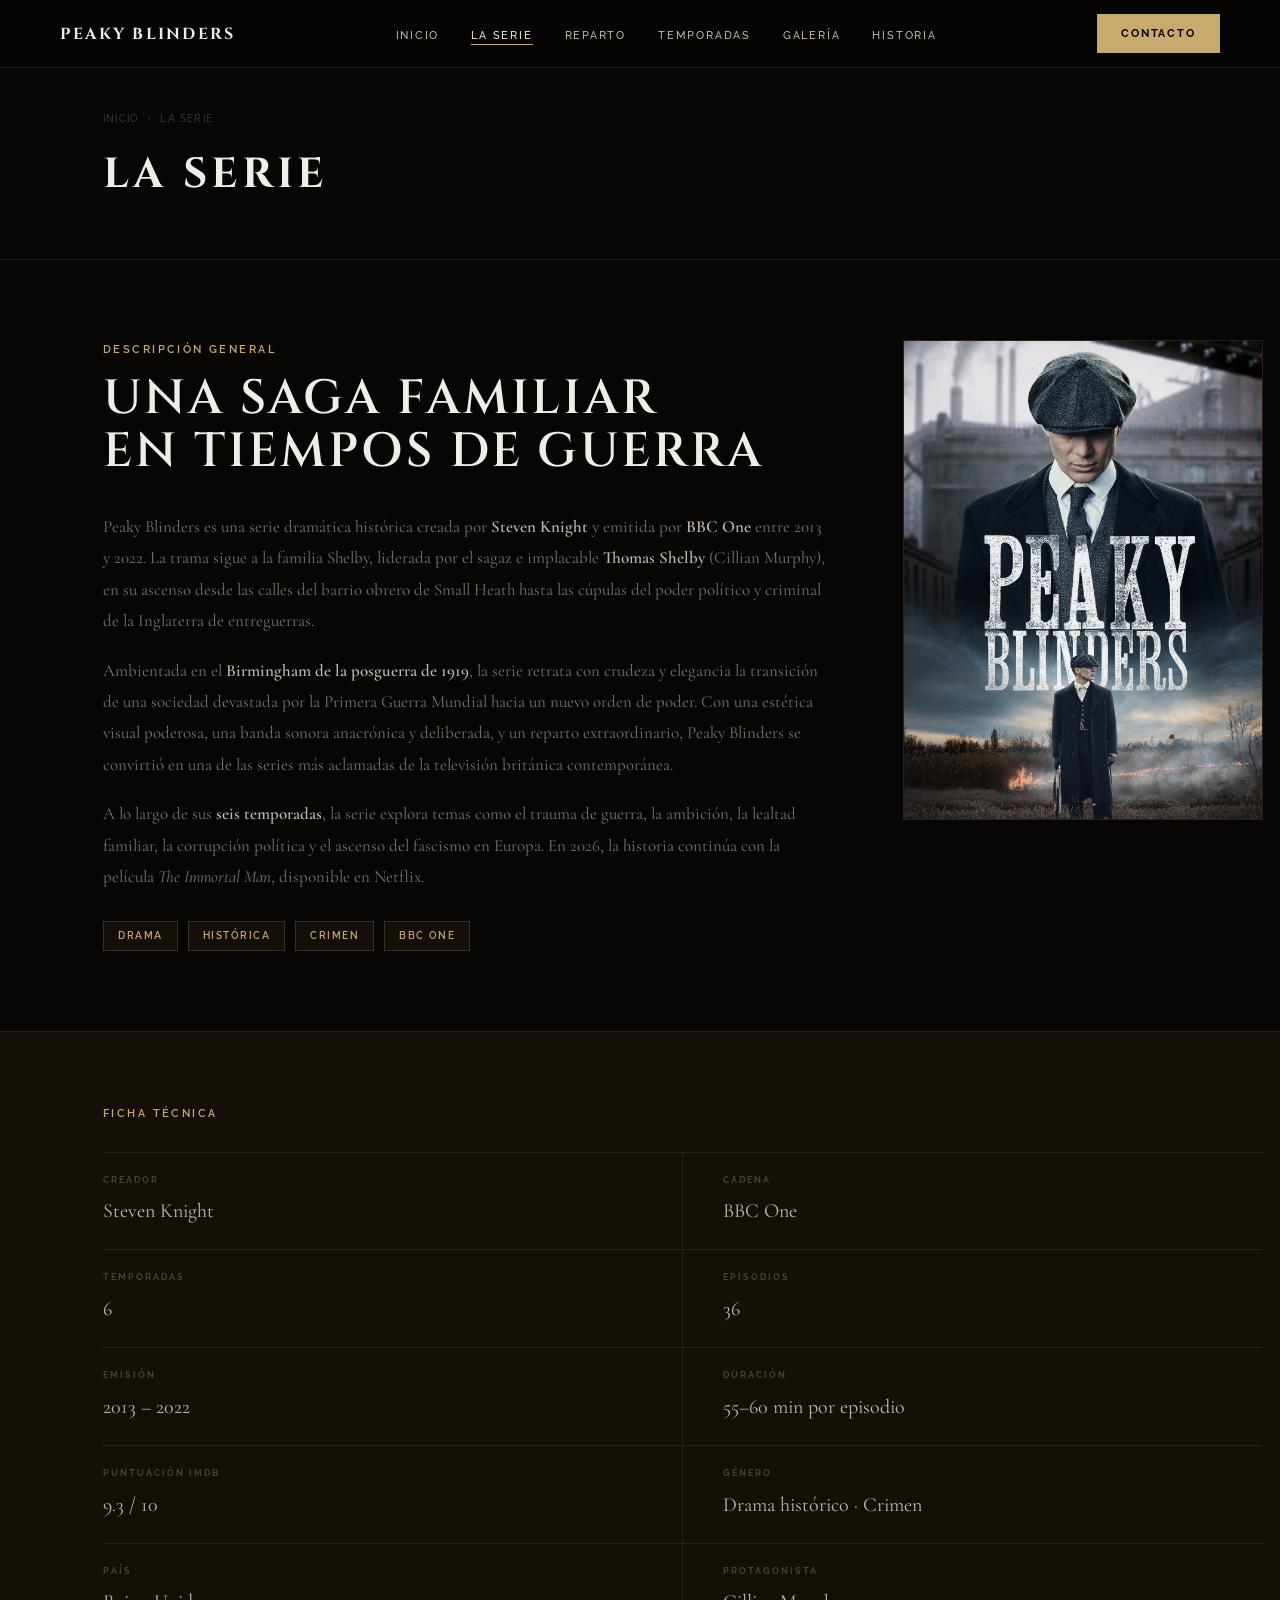
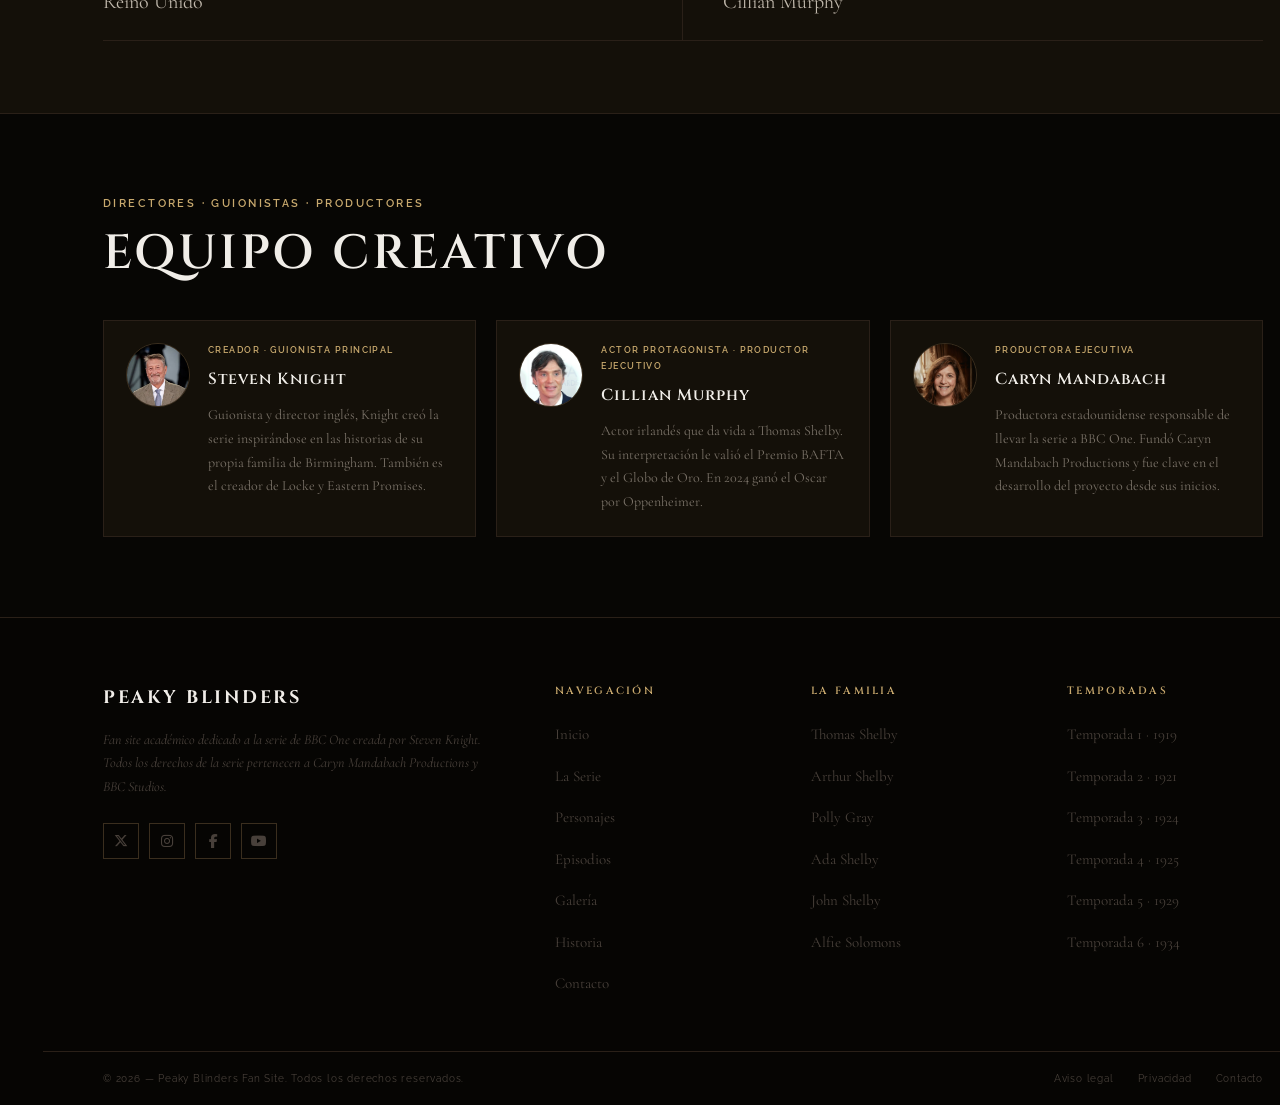
<file: docs/la-serie.html>
<!DOCTYPE html>
<html lang="es">
<head>
  <meta charset="UTF-8">
  <meta name="viewport" content="width=device-width, initial-scale=1.0">
  <title>Peaky Blinders — La Serie</title>
  <link rel="preconnect" href="https://fonts.googleapis.com">
  <link rel="preconnect" href="https://fonts.gstatic.com" crossorigin>
  <link href="https://fonts.googleapis.com/css2?family=Cinzel:wght@400;600;700;900&family=Cormorant+Garamond:ital,wght@0,300;0,400;0,600;1,300;1,400&family=Raleway:wght@300;400;500;600;700&display=swap" rel="stylesheet">
  <link rel="stylesheet" href="css/styles.css">
  <link rel="stylesheet" href="https://cdnjs.cloudflare.com/ajax/libs/font-awesome/6.5.0/css/all.min.css">
</head>
<body>

  <!-- ===================== NAV ===================== -->
  <nav class="navbar scrolled" id="navbar">
    <div class="nav-inner">
      <a href="index.html" class="nav-logo">PEAKY BLINDERS</a>
      <ul class="nav-links">
        <li><a href="index.html">Inicio</a></li>
        <li><a href="la-serie.html" class="active">La Serie</a></li>
        <li><a href="personajes.html">Reparto</a></li>
        <li><a href="temporadas.html">Temporadas</a></li>
        <li><a href="galeria.html">Galería</a></li>
        <li><a href="historia.html">Historia</a></li>
      </ul>
      <a href="contacto.html" class="nav-cta">Contacto</a>
    </div>
  </nav>

  <!-- ===================== PAGE HERO ===================== -->
  <section class="page-hero-simple">
    <div class="container">
      <div class="breadcrumb">
        <a href="index.html">Inicio</a>
        <span class="bc-sep">›</span>
      <span>La Serie</span>
    </div>
    <h1 class="page-title">La Serie</h1>
  </div>
</section>

  <!-- ===================== DESCRIPCIÓN GENERAL ===================== -->
  <section class="descripcion">
    <div class="container">
      <div class="desc-grid">
        <div class="desc-text">
          <span class="kicker">Descripción general</span>
          <h2 class="sec-title">Una saga familiar<br>en tiempos de guerra</h2>
          <p class="body-text">
            Peaky Blinders es una serie dramática histórica creada por
            <strong>Steven Knight</strong> y emitida por <strong>BBC One</strong>
            entre 2013 y 2022. La trama sigue a la familia Shelby, liderada
            por el sagaz e implacable <strong>Thomas Shelby</strong> (Cillian Murphy),
            en su ascenso desde las calles del barrio obrero de Small Heath hasta
            las cúpulas del poder político y criminal de la Inglaterra de entreguerras.
          </p>
          <p class="body-text">
            Ambientada en el <strong>Birmingham de la posguerra de 1919</strong>,
            la serie retrata con crudeza y elegancia la transición de una sociedad
            devastada por la Primera Guerra Mundial hacia un nuevo orden de poder.
            Con una estética visual poderosa, una banda sonora anacrónica y
            deliberada, y un reparto extraordinario, Peaky Blinders se convirtió
            en una de las series más aclamadas de la televisión británica contemporánea.
          </p>
          <p class="body-text">
            A lo largo de sus <strong>seis temporadas</strong>, la serie
            explora temas como el trauma de guerra, la ambición, la lealtad familiar,
            la corrupción política y el ascenso del fascismo en Europa. En 2026,
            la historia continúa con la película <em>The Immortal Man</em>,
            disponible en Netflix.
          </p>
          <div class="desc-tags">
            <span class="tag">Drama</span>
            <span class="tag">Histórica</span>
            <span class="tag">Crimen</span>
            <span class="tag">BBC One</span>
          </div>
        </div>
        <div class="desc-poster">
          <img src="img/poster-oficial.jpg" alt="Póster oficial de Peaky Blinders">
        </div>
      </div>
    </div>
  </section>

  <!-- ===================== FICHA TÉCNICA ===================== -->
  <!-- ===================== FICHA TÉCNICA ===================== -->
<section class="ficha">
  <div class="container">
    <span class="kicker">Ficha técnica</span>
    <div class="ficha-lista">
      <div class="ficha-fila">
        <div class="ficha-item">
          <span class="ficha-label">Creador</span>
          <span class="ficha-val">Steven Knight</span>
        </div>
        <div class="ficha-item">
          <span class="ficha-label">Cadena</span>
          <span class="ficha-val">BBC One</span>
        </div>
      </div>
      <div class="ficha-fila">
        <div class="ficha-item">
          <span class="ficha-label">Temporadas</span>
          <span class="ficha-val">6</span>
        </div>
        <div class="ficha-item">
          <span class="ficha-label">Episodios</span>
          <span class="ficha-val">36</span>
        </div>
      </div>
      <div class="ficha-fila">
        <div class="ficha-item">
          <span class="ficha-label">Emisión</span>
          <span class="ficha-val">2013 – 2022</span>
        </div>
        <div class="ficha-item">
          <span class="ficha-label">Duración</span>
          <span class="ficha-val">55–60 min por episodio</span>
        </div>
      </div>
      <div class="ficha-fila">
        <div class="ficha-item">
          <span class="ficha-label">Puntuación IMDb</span>
          <span class="ficha-val">9.3 / 10</span>
        </div>
        <div class="ficha-item">
          <span class="ficha-label">Género</span>
          <span class="ficha-val">Drama histórico · Crimen</span>
        </div>
      </div>
      <div class="ficha-fila">
        <div class="ficha-item">
          <span class="ficha-label">País</span>
          <span class="ficha-val">Reino Unido</span>
        </div>
        <div class="ficha-item">
          <span class="ficha-label">Protagonista</span>
          <span class="ficha-val">Cillian Murphy</span>
        </div>
      </div>
    </div>
  </div>
</section>

  <!-- ===================== EQUIPO CREATIVO ===================== -->
  <section class="equipo">
    <div class="container">
      <span class="kicker">Directores · Guionistas · Productores</span>
      <h2 class="sec-title">Equipo creativo</h2>
      <div class="equipo-grid">

        <div class="equipo-card">
          <div class="equipo-avatar">
            <img src="img/Steven Knight .webp" alt="Steven Knight">
          </div>
          <div class="equipo-info">
            <span class="equipo-rol">Creador · Guionista principal</span>
            <h3 class="equipo-nombre">Steven Knight</h3>
            <p class="equipo-desc">
              Guionista y director inglés, Knight creó la serie inspirándose en
              las historias de su propia familia de Birmingham. También es el
              creador de Locke y Eastern Promises.
            </p>
          </div>
        </div>

        <div class="equipo-card">
          <div class="equipo-avatar">
            <img src="img/Cillian_murphy.webp" alt="Cillian Murphy">
          </div>
          <div class="equipo-info">
            <span class="equipo-rol">Actor protagonista · Productor ejecutivo</span>
            <h3 class="equipo-nombre">Cillian Murphy</h3>
            <p class="equipo-desc">
              Actor irlandés que da vida a Thomas Shelby. Su interpretación
              le valió el Premio BAFTA y el Globo de Oro. En 2024 ganó
              el Oscar por Oppenheimer.
            </p>
          </div>
        </div>

        <div class="equipo-card">
          <div class="equipo-avatar">
            <img src="img/caryn.jpg" alt="Caryn Mandabach">
          </div>
          <div class="equipo-info">
            <span class="equipo-rol">Productora ejecutiva</span>
            <h3 class="equipo-nombre">Caryn Mandabach</h3>
            <p class="equipo-desc">
              Productora estadounidense responsable de llevar la serie a BBC One.
              Fundó Caryn Mandabach Productions y fue clave en el desarrollo
              del proyecto desde sus inicios.
            </p>
          </div>
        </div>

      </div>
    </div>
  </section>

  <!-- ===================== FOOTER ===================== -->
  <footer class="footer">
    <div class="footer-grid">
      <div class="footer-brand">
        <span class="footer-logo">PEAKY BLINDERS</span>
        <p class="footer-desc">
          Fan site académico dedicado a la serie de BBC One
          creada por Steven Knight. Todos los derechos de la
          serie pertenecen a Caryn Mandabach Productions y
          BBC Studios.
        </p>
        <div class="footer-socials">
        <a href="#" class="social-icon"><i class="fab fa-x-twitter"></i></a>
        <a href="#" class="social-icon"><i class="fab fa-instagram"></i></a>
        <a href="#" class="social-icon"><i class="fab fa-facebook-f"></i></a>
        <a href="#" class="social-icon"><i class="fab fa-youtube"></i></a>
        </div>
      </div>
      <div class="footer-col">
        <h4 class="footer-col-title">Navegación</h4>
        <ul>
          <li><a href="index.html">Inicio</a></li>
          <li><a href="la-serie.html">La Serie</a></li>
          <li><a href="personajes.html">Personajes</a></li>
          <li><a href="temporadas.html">Episodios</a></li>
          <li><a href="galeria.html">Galería</a></li>
          <li><a href="historia.html">Historia</a></li>
          <li><a href="contacto.html">Contacto</a></li>
        </ul>
      </div>
      <div class="footer-col">
        <h4 class="footer-col-title">La familia</h4>
        <ul>
          <li><a href="personajes.html">Thomas Shelby</a></li>
          <li><a href="personajes.html">Arthur Shelby</a></li>
          <li><a href="personajes.html">Polly Gray</a></li>
          <li><a href="personajes.html">Ada Shelby</a></li>
          <li><a href="personajes.html">John Shelby</a></li>
          <li><a href="personajes.html">Alfie Solomons</a></li>
        </ul>
      </div>
      <div class="footer-col">
        <h4 class="footer-col-title">Temporadas</h4>
        <ul>
          <li><a href="temporadas.html">Temporada 1 · 1919</a></li>
          <li><a href="temporadas.html">Temporada 2 · 1921</a></li>
          <li><a href="temporadas.html">Temporada 3 · 1924</a></li>
          <li><a href="temporadas.html">Temporada 4 · 1925</a></li>
          <li><a href="temporadas.html">Temporada 5 · 1929</a></li>
          <li><a href="temporadas.html">Temporada 6 · 1934</a></li>
        </ul>
      </div>
    </div>
    <div class="footer-bottom">
      <span>© 2026 — Peaky Blinders Fan Site. Todos los derechos reservados.</span>
      <div class="footer-legal">
        <a href="#">Aviso legal</a>
        <a href="#">Privacidad</a>
        <a href="contacto.html">Contacto</a>
      </div>
    </div>
  </footer>

</body>
</html>
</file>
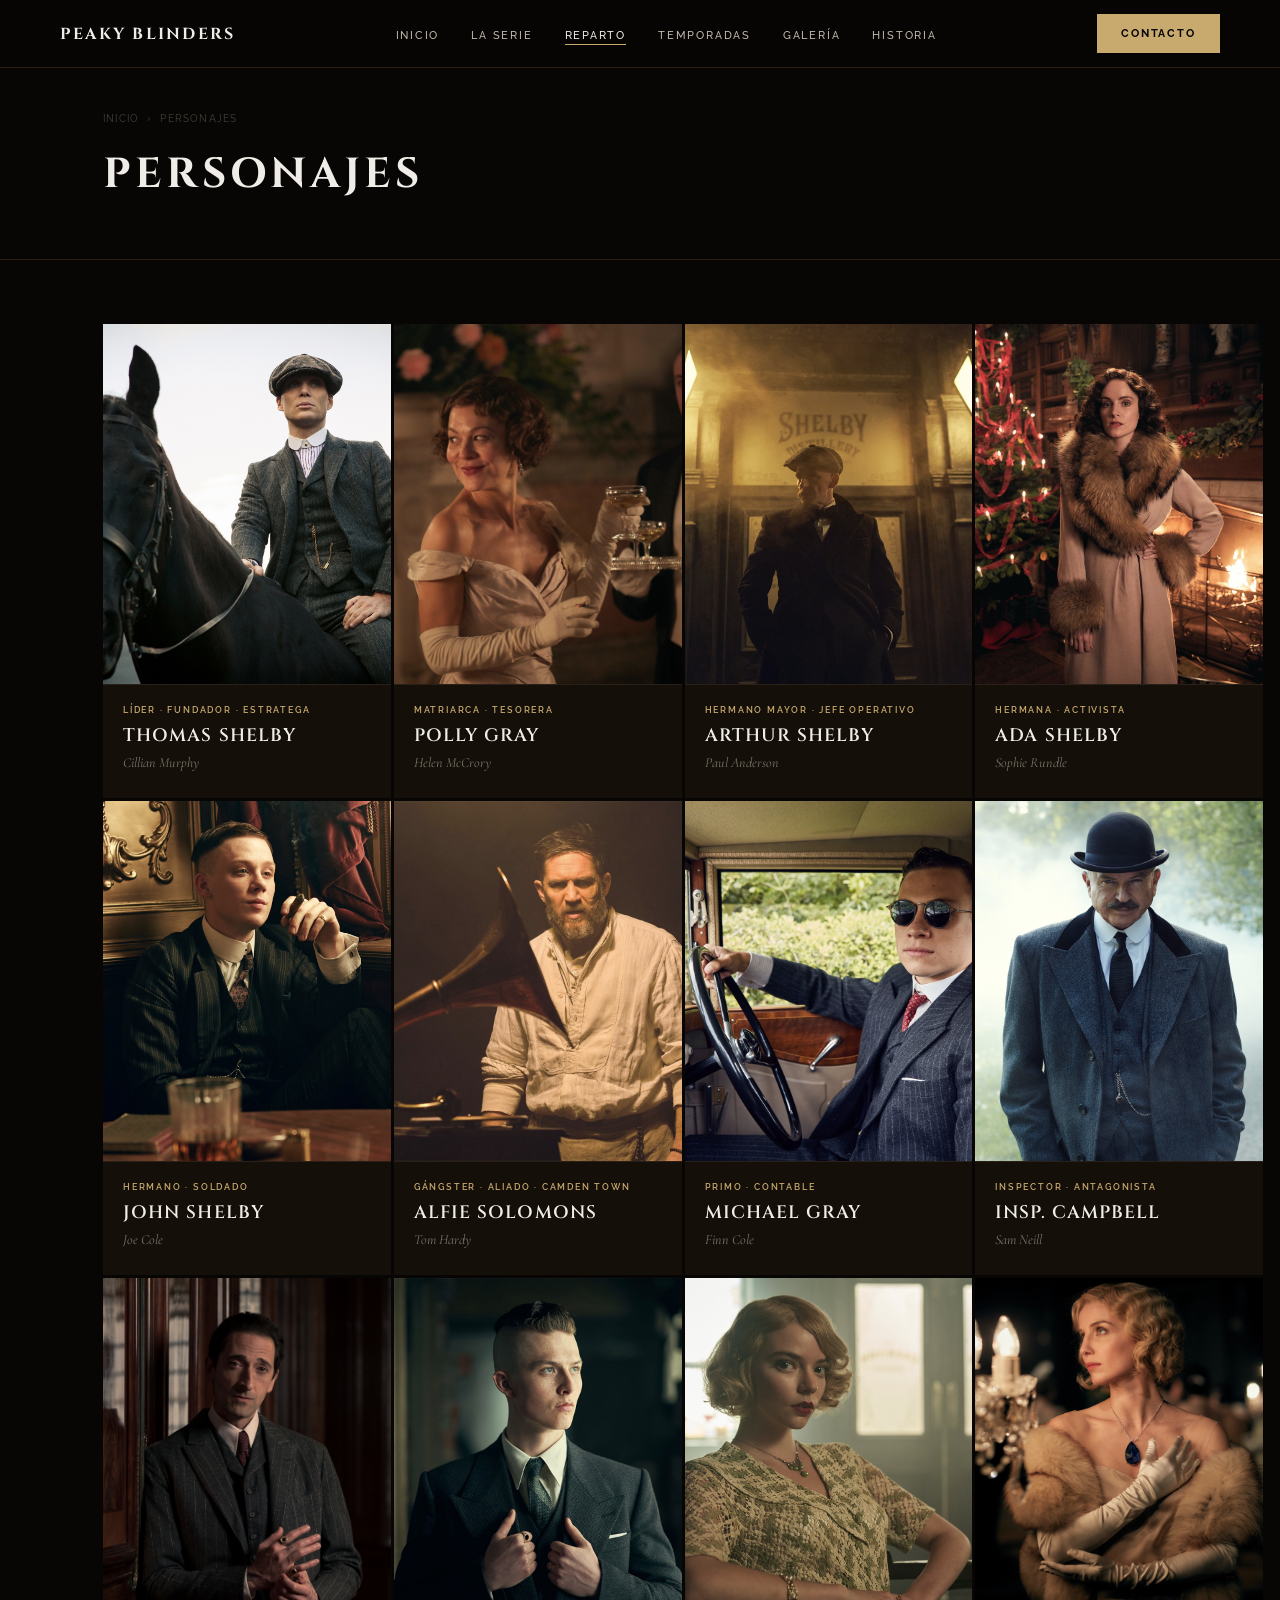
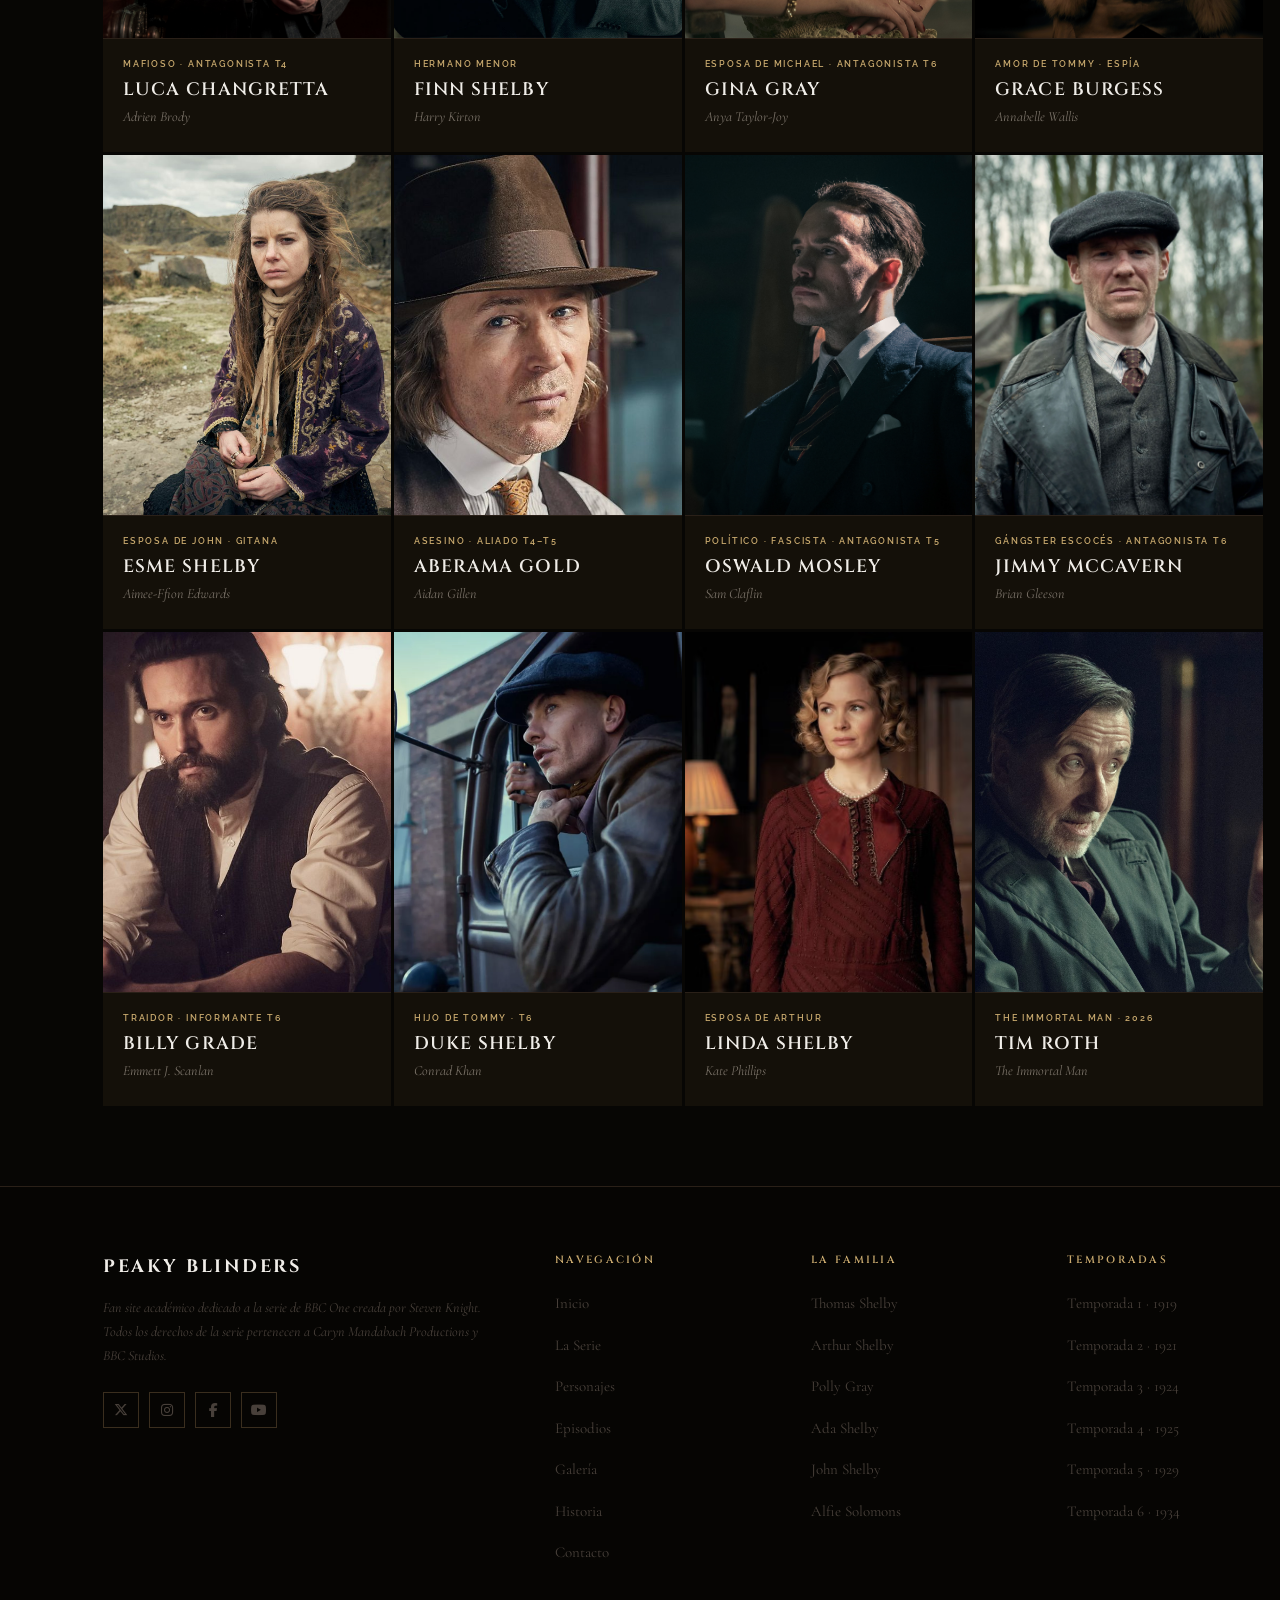
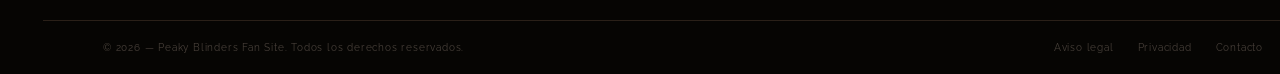
<file: docs/personajes.html>
<!DOCTYPE html>
<html lang="es">
<head>
  <meta charset="UTF-8">
  <meta name="viewport" content="width=device-width, initial-scale=1.0">
  <title>Peaky Blinders — Reparto</title>
  <link rel="preconnect" href="https://fonts.googleapis.com">
  <link rel="preconnect" href="https://fonts.gstatic.com" crossorigin>
  <link href="https://fonts.googleapis.com/css2?family=Cinzel:wght@400;600;700;900&family=Cormorant+Garamond:ital,wght@0,300;0,400;0,600;1,300;1,400&family=Raleway:wght@300;400;500;600;700&display=swap" rel="stylesheet">
  <link rel="stylesheet" href="css/styles.css">
    <link rel="stylesheet" href="https://cdnjs.cloudflare.com/ajax/libs/font-awesome/6.5.0/css/all.min.css">
</head>
<body>

  <!-- ===================== NAV ===================== -->
  <nav class="navbar scrolled" id="navbar">
    <div class="nav-inner">
      <a href="index.html" class="nav-logo">PEAKY BLINDERS</a>
      <ul class="nav-links">
        <li><a href="index.html">Inicio</a></li>
        <li><a href="la-serie.html">La Serie</a></li>
        <li><a href="personajes.html" class="active">Reparto</a></li>
        <li><a href="temporadas.html">Temporadas</a></li>
        <li><a href="galeria.html">Galería</a></li>
        <li><a href="historia.html">Historia</a></li>
      </ul>
      <a href="contacto.html" class="nav-cta">Contacto</a>
    </div>
  </nav>

  <!-- ===================== PAGE HERO ===================== -->
  <section class="page-hero-simple">
    <div class="container">
      <div class="breadcrumb">
        <a href="index.html">Inicio</a>
        <span class="bc-sep">›</span>
        <span>Personajes</span>
      </div>
      <h1 class="page-title">Personajes</h1>
    </div>
  </section>

  <!-- ===================== GRILLA ===================== -->
  <section class="pers-page">
    <div class="pers-full-grid">

      <!-- Thomas — grande izquierda -->
      <div class="pc">
        <img src="img/tommy.jpeg" alt="Thomas Shelby">
        <div class="pc-overlay"></div>
        <div class="pc-info">
          <span class="pc-role">Líder · Fundador · Estratega</span>
          <h2 class="pc-name">Thomas Shelby</h2>
          <p class="pc-actor">Cillian Murphy</p>
          <p class="pc-quote">"En este negocio no hay reglas.<br>Solo hay ganadores y hay muertos."</p>
        </div>
      </div>

      <!-- Polly + Arthur apilados derecha -->
      <div class="pc">
        <img src="img/polly.jpeg" alt="Polly Gray">
        <div class="pc-overlay"></div>
        <div class="pc-info">
          <span class="pc-role">Matriarca · Tesorera</span>
          <h2 class="pc-name">Polly Gray</h2>
          <p class="pc-actor">Helen McCrory</p>
        </div>
      </div>

      <div class="pc">
        <img src="img/artu.jpeg" alt="Arthur Shelby">
        <div class="pc-overlay"></div>
        <div class="pc-info">
          <span class="pc-role">Hermano mayor · Jefe operativo</span>
          <h2 class="pc-name">Arthur Shelby</h2>
          <p class="pc-actor">Paul Anderson</p>
        </div>
      </div>

      <!-- Ada + John + Alfie grande derecha -->
      <div class="pc">
        <img src="img/ada.jpeg" alt="Ada Shelby">
        <div class="pc-overlay"></div>
        <div class="pc-info">
          <span class="pc-role">Hermana · Activista</span>
          <h2 class="pc-name">Ada Shelby</h2>
          <p class="pc-actor">Sophie Rundle</p>
        </div>
      </div>

      <div class="pc">
        <img src="img/john.jpeg" alt="John Shelby">
        <div class="pc-overlay"></div>
        <div class="pc-info">
          <span class="pc-role">Hermano · Soldado</span>
          <h2 class="pc-name">John Shelby</h2>
          <p class="pc-actor">Joe Cole</p>
        </div>
      </div>

      <div class="pc">
        <img src="img/alfie.jpeg" alt="Alfie Solomons">
        <div class="pc-overlay"></div>
        <div class="pc-info">
          <span class="pc-role">Gángster · Aliado · Camden Town</span>
          <h2 class="pc-name">Alfie Solomons</h2>
          <p class="pc-actor">Tom Hardy</p>
          <p class="pc-quote">"Soy un hombre de negocios.<br>Los negocios son la guerra."</p>
        </div>
      </div>

      <!-- Fila final: 4 columnas iguales -->
      <div class="pc">
        <img src="img/michael.jpeg" alt="Michael Gray">
        <div class="pc-overlay"></div>
        <div class="pc-info">
          <span class="pc-role">Primo · Contable</span>
          <h2 class="pc-name">Michael Gray</h2>
          <p class="pc-actor">Finn Cole</p>
        </div>
      </div>

      <div class="pc">
        <img src="img/inspector.jpeg" alt="Inspector Campbell">
        <div class="pc-overlay"></div>
        <div class="pc-info">
          <span class="pc-role">Inspector · Antagonista</span>
          <h2 class="pc-name">Insp. Campbell</h2>
          <p class="pc-actor">Sam Neill</p>
        </div>
      </div>

      <div class="pc">
        <img src="img/luca.jpeg" alt="Luca Changretta">
        <div class="pc-overlay"></div>
        <div class="pc-info">
          <span class="pc-role">Mafioso · Antagonista T4</span>
          <h2 class="pc-name">Luca Changretta</h2>
          <p class="pc-actor">Adrien Brody</p>
        </div>
      </div>

      <div class="pc">
        <img src="img/finn.jpeg" alt="Finn Shelby">
        <div class="pc-overlay"></div>
        <div class="pc-info">
          <span class="pc-role">Hermano menor</span>
          <h2 class="pc-name">Finn Shelby</h2>
          <p class="pc-actor">Harry Kirton</p>
        </div>
      </div>

      <!-- Fila 4: Gina grande + Grace + Esme -->
      <div class="pc">
        <img src="img/gina.jpeg" alt="Gina Gray">
        <div class="pc-overlay"></div>
        <div class="pc-info">
          <span class="pc-role">Esposa de Michael · Antagonista T6</span>
          <h2 class="pc-name">Gina Gray</h2>
          <p class="pc-actor">Anya Taylor-Joy</p>
          <p class="pc-quote">"No vine tan lejos para irme con las manos vacías."</p>
        </div>
      </div>

      <div class="pc">
        <img src="img/grace.jpeg" alt="Grace Burgess">
        <div class="pc-overlay"></div>
        <div class="pc-info">
          <span class="pc-role">Amor de Tommy · Espía</span>
          <h2 class="pc-name">Grace Burgess</h2>
          <p class="pc-actor">Annabelle Wallis</p>
        </div>
      </div>

      <div class="pc">
        <img src="img/esme.jpg" alt="Esme Shelby">
        <div class="pc-overlay"></div>
        <div class="pc-info">
          <span class="pc-role">Esposa de John · Gitana</span>
          <h2 class="pc-name">Esme Shelby</h2>
          <p class="pc-actor">Aimee-Ffion Edwards</p>
        </div>
      </div>

      <!-- Fila 5: Aberama + Mosley + Jimmy McCavern + Billy Grade -->
      <div class="pc">
        <img src="img/aberama.jpg" alt="Aberama Gold">
        <div class="pc-overlay"></div>
        <div class="pc-info">
          <span class="pc-role">Asesino · Aliado T4–T5</span>
          <h2 class="pc-name">Aberama Gold</h2>
          <p class="pc-actor">Aidan Gillen</p>
        </div>
      </div>

      <div class="pc">
        <img src="img/mosley.jpeg" alt="Oswald Mosley">
        <div class="pc-overlay"></div>
        <div class="pc-info">
          <span class="pc-role">Político · Fascista · Antagonista T5</span>
          <h2 class="pc-name">Oswald Mosley</h2>
          <p class="pc-actor">Sam Claflin</p>
        </div>
      </div>

      <div class="pc">
        <img src="img/jimmy.webp" alt="Jimmy McCavern">
        <div class="pc-overlay"></div>
        <div class="pc-info">
          <span class="pc-role">Gángster escocés · Antagonista T6</span>
          <h2 class="pc-name">Jimmy McCavern</h2>
          <p class="pc-actor">Brian Gleeson</p>
        </div>
      </div>

      <div class="pc">
        <img src="img/billy grade.jpg" alt="Billy Grade">
        <div class="pc-overlay"></div>
        <div class="pc-info">
          <span class="pc-role">Traidor · Informante T6</span>
          <h2 class="pc-name">Billy Grade</h2>
          <p class="pc-actor">Emmett J. Scanlan</p>
        </div>
      </div>


    <div class="pc">
    <img src="img/barry.webp" alt="Duke Shelby">
    <div class="pc-info">
        <span class="pc-role">Hijo de Tommy · T6</span>
        <h2 class="pc-name">Duke Shelby</h2>
        <p class="pc-actor">Conrad Khan</p>
    </div>
    </div>

    <div class="pc">
    <img src="img/linda.avif" alt="Linda Shelby">
    <div class="pc-info">
        <span class="pc-role">Esposa de Arthur</span>
        <h2 class="pc-name">Linda Shelby</h2>
        <p class="pc-actor">Kate Phillips</p>
    </div>
    </div>

    <div class="pc">
    <img src="img/tim.jpg" alt="Personaje — Tim Roth">
    <div class="pc-info">
        <span class="pc-role">The Immortal Man · 2026</span>
        <h2 class="pc-name">Tim Roth</h2>
        <p class="pc-actor">The Immortal Man</p>
    </div>
    </div>
  </section>

  <!-- ===================== FOOTER ===================== -->
  <footer class="footer">
    <div class="footer-grid">
      <div class="footer-brand">
        <span class="footer-logo">PEAKY BLINDERS</span>
        <p class="footer-desc">
          Fan site académico dedicado a la serie de BBC One creada por Steven Knight.
          Todos los derechos de la serie pertenecen a Caryn Mandabach Productions y BBC Studios.
        </p>
        <div class="footer-socials">
        <a href="#" class="social-icon"><i class="fab fa-x-twitter"></i></a>
        <a href="#" class="social-icon"><i class="fab fa-instagram"></i></a>
        <a href="#" class="social-icon"><i class="fab fa-facebook-f"></i></a>
        <a href="#" class="social-icon"><i class="fab fa-youtube"></i></a>
        </div>
      </div>
      <div class="footer-col">
        <h4 class="footer-col-title">Navegación</h4>
        <ul>
          <li><a href="index.html">Inicio</a></li>
          <li><a href="la-serie.html">La Serie</a></li>
          <li><a href="personajes.html">Personajes</a></li>
          <li><a href="temporadas.html">Episodios</a></li>
          <li><a href="galeria.html">Galería</a></li>
          <li><a href="historia.html">Historia</a></li>
          <li><a href="contacto.html">Contacto</a></li>
        </ul>
      </div>
      <div class="footer-col">
        <h4 class="footer-col-title">La familia</h4>
        <ul>
          <li><a href="personajes.html">Thomas Shelby</a></li>
          <li><a href="personajes.html">Arthur Shelby</a></li>
          <li><a href="personajes.html">Polly Gray</a></li>
          <li><a href="personajes.html">Ada Shelby</a></li>
          <li><a href="personajes.html">John Shelby</a></li>
          <li><a href="personajes.html">Alfie Solomons</a></li>
        </ul>
      </div>
      <div class="footer-col">
        <h4 class="footer-col-title">Temporadas</h4>
        <ul>
          <li><a href="temporadas.html">Temporada 1 · 1919</a></li>
          <li><a href="temporadas.html">Temporada 2 · 1921</a></li>
          <li><a href="temporadas.html">Temporada 3 · 1924</a></li>
          <li><a href="temporadas.html">Temporada 4 · 1925</a></li>
          <li><a href="temporadas.html">Temporada 5 · 1929</a></li>
          <li><a href="temporadas.html">Temporada 6 · 1934</a></li>
        </ul>
      </div>
    </div>
    <div class="footer-bottom">
      <span>© 2026 — Peaky Blinders Fan Site. Todos los derechos reservados.</span>
      <div class="footer-legal">
        <a href="#">Aviso legal</a>
        <a href="#">Privacidad</a>
        <a href="contacto.html">Contacto</a>
      </div>
    </div>
  </footer>

</body>
</html>
</file>
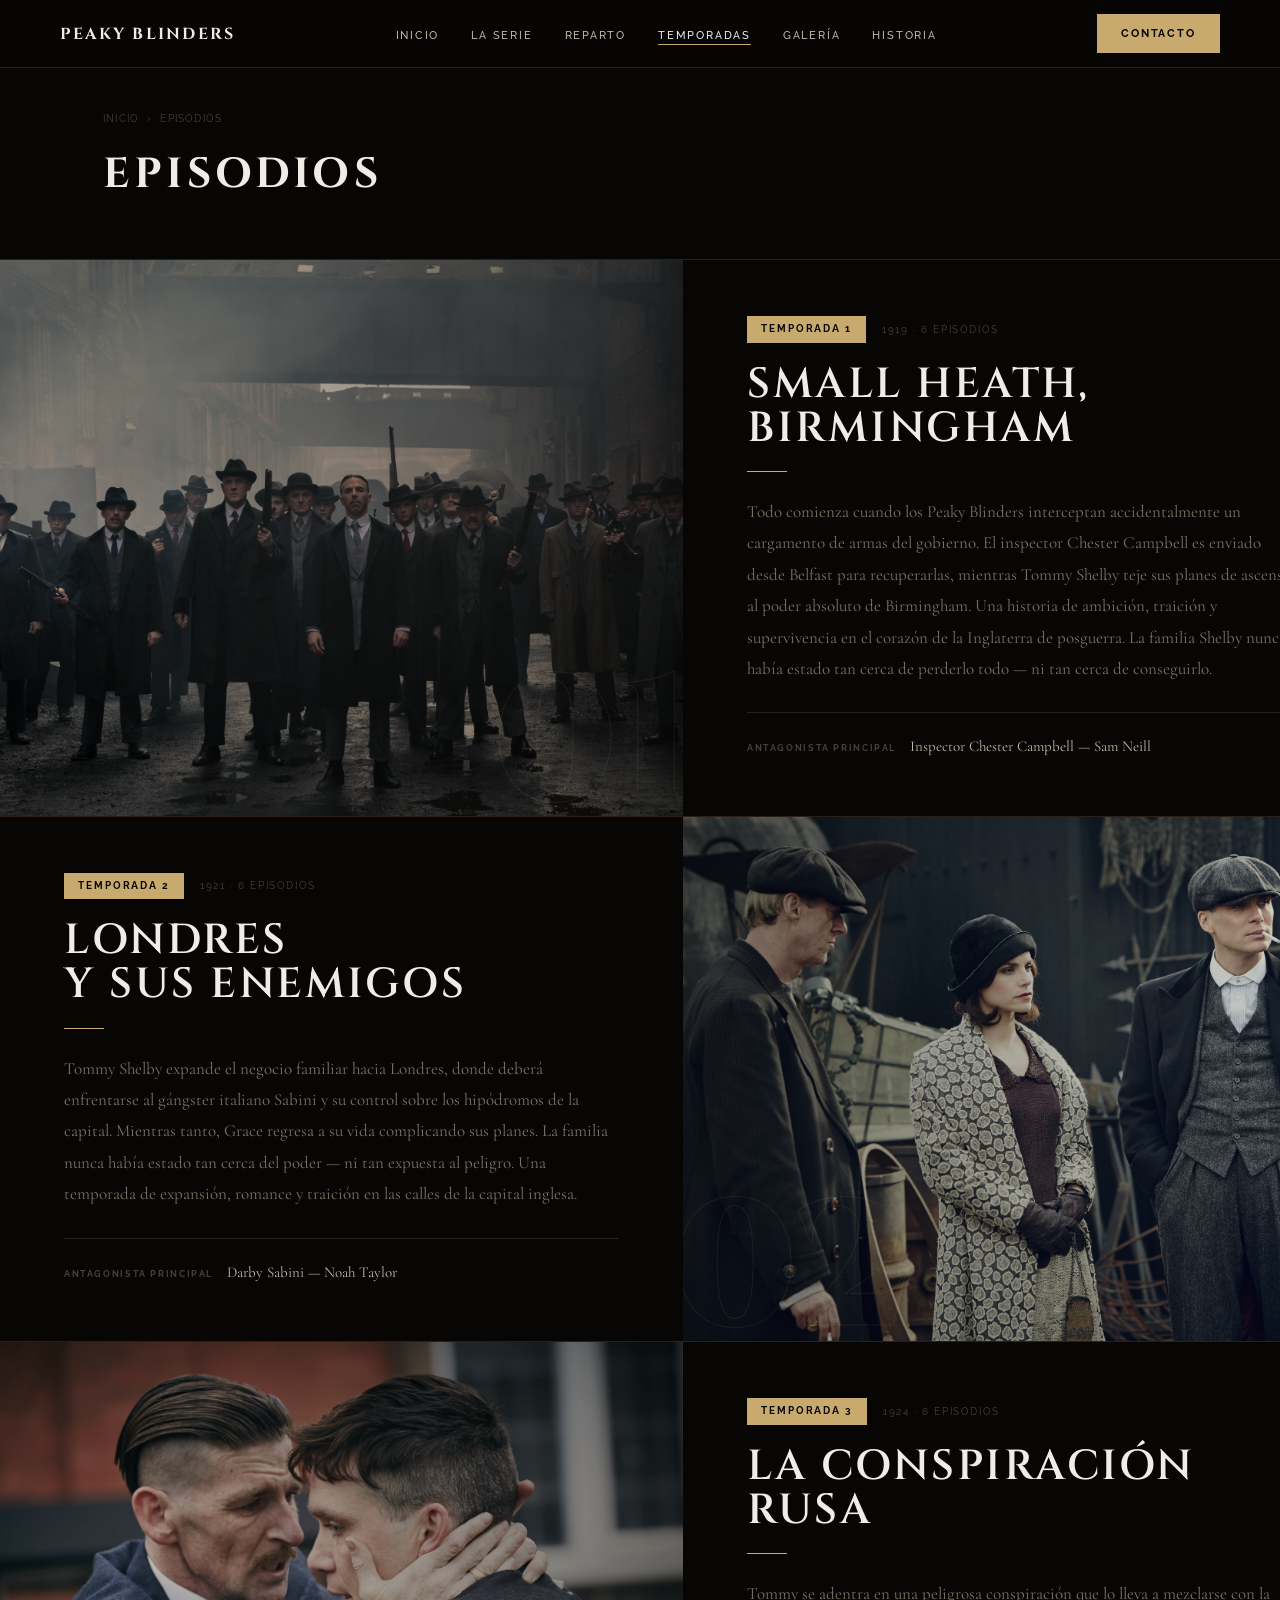
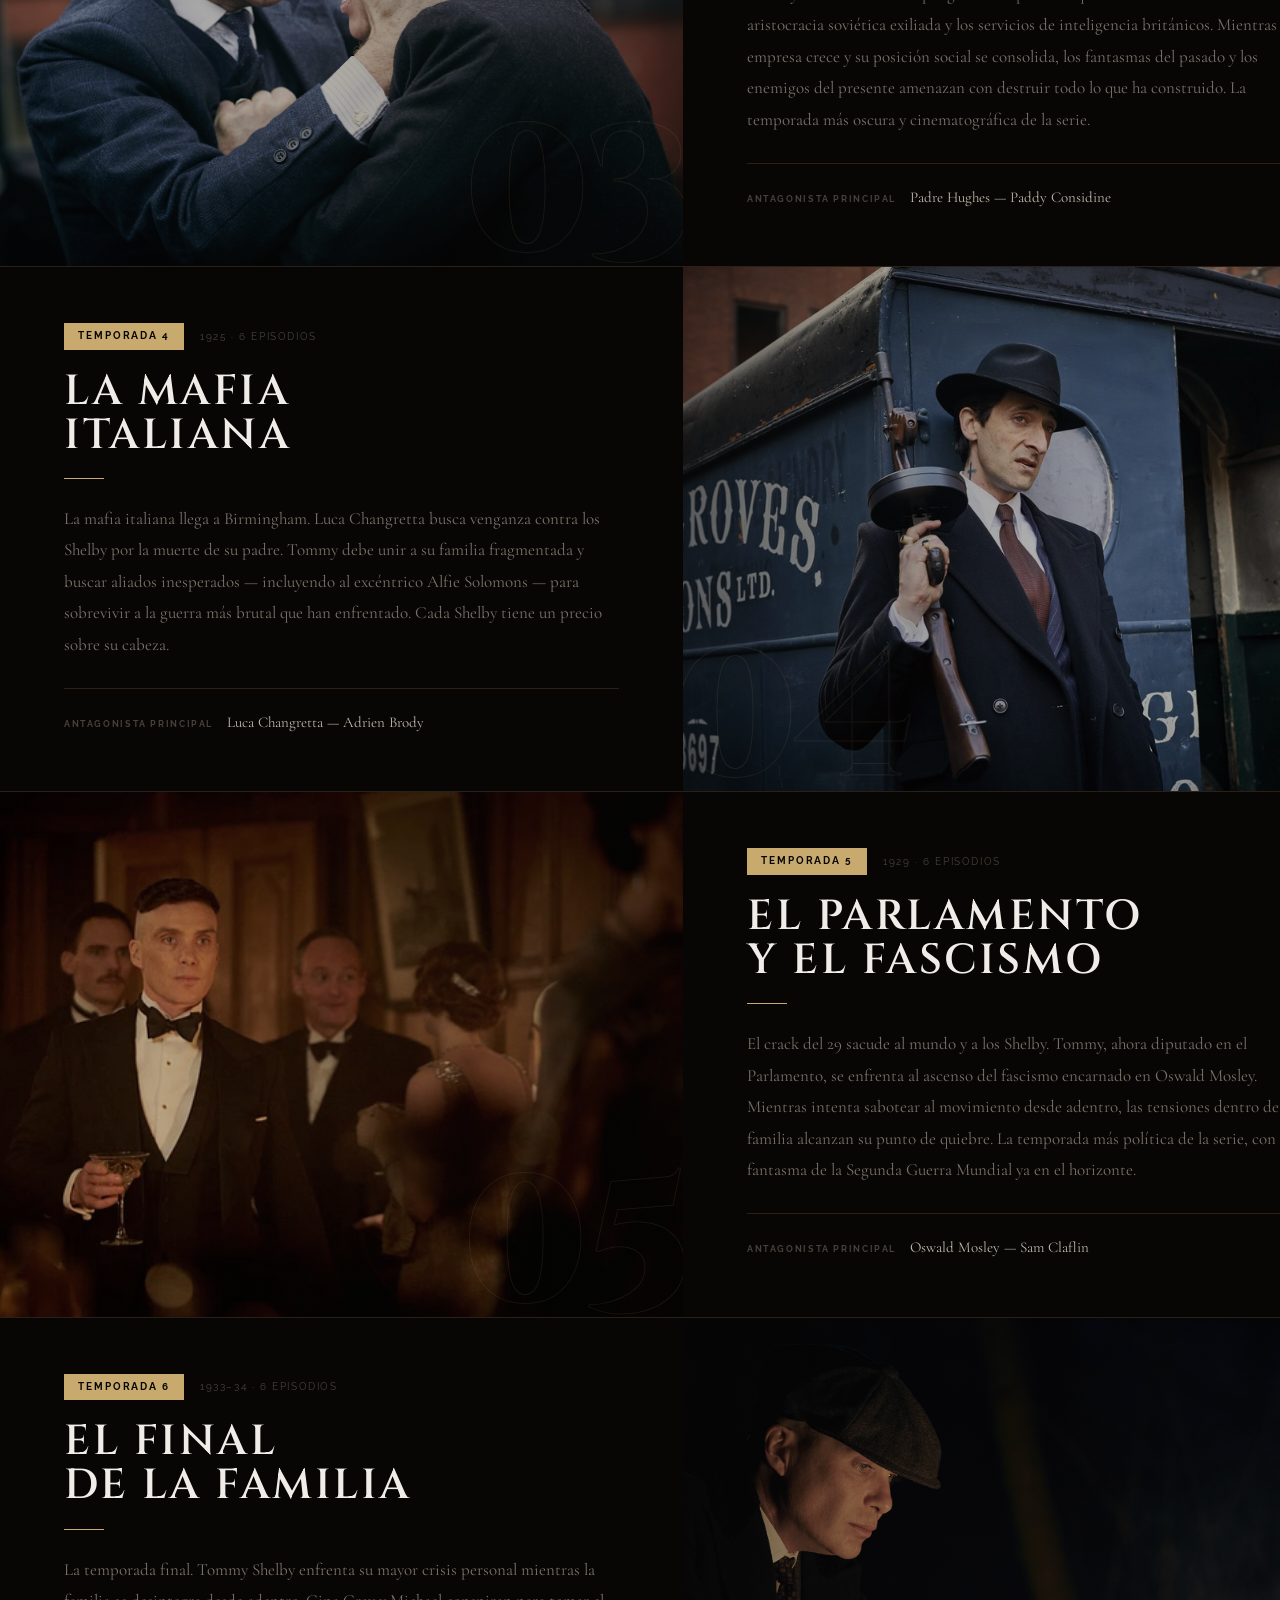
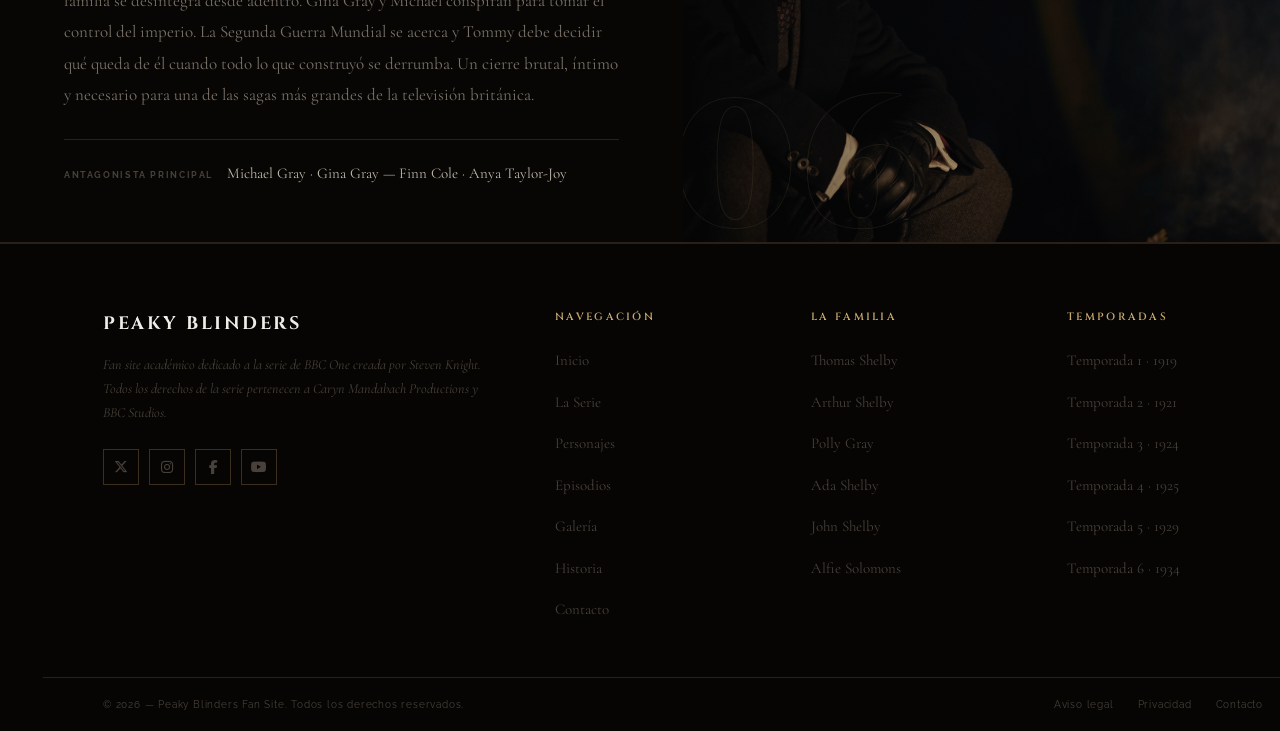
<file: docs/temporadas.html>
<!DOCTYPE html>
<html lang="es">
<head>
  <meta charset="UTF-8">
  <meta name="viewport" content="width=device-width, initial-scale=1.0">
  <title>Peaky Blinders — Temporadas</title>
  <link rel="preconnect" href="https://fonts.googleapis.com">
  <link rel="preconnect" href="https://fonts.gstatic.com" crossorigin>
  <link href="https://fonts.googleapis.com/css2?family=Cinzel:wght@400;600;700;900&family=Cormorant+Garamond:ital,wght@0,300;0,400;0,600;1,300;1,400&family=Raleway:wght@300;400;500;600;700&display=swap" rel="stylesheet">
  <link rel="stylesheet" href="css/styles.css">
  <link rel="stylesheet" href="https://cdnjs.cloudflare.com/ajax/libs/font-awesome/6.5.0/css/all.min.css">
</head>
<body>

  <!-- ===================== NAV ===================== -->
  <nav class="navbar scrolled" id="navbar">
    <div class="nav-inner">
      <a href="index.html" class="nav-logo">PEAKY BLINDERS</a>
      <ul class="nav-links">
        <li><a href="index.html">Inicio</a></li>
        <li><a href="la-serie.html">La Serie</a></li>
        <li><a href="personajes.html">Reparto</a></li>
        <li><a href="temporadas.html" class="active">Temporadas</a></li>
        <li><a href="galeria.html">Galería</a></li>
        <li><a href="historia.html">Historia</a></li>
      </ul>
      <a href="contacto.html" class="nav-cta">Contacto</a>
    </div>
  </nav>

  <!-- ===================== PAGE HERO ===================== -->
  <section class="page-hero-simple">
    <div class="container">
      <div class="breadcrumb">
        <a href="index.html">Inicio</a>
        <span class="bc-sep">›</span>
        <span>Episodios</span>
      </div>
      <h1 class="page-title">Episodios</h1>
    </div>
  </section>

  

  <!-- ===================== TEMPORADAS ===================== -->
  <section class="temps-section">

    <!-- T1 -->
    <div class="temp-row">
      <div class="temp-row-img">
        <img src="img/season1.jpeg" alt="Temporada 1">
        <div class="temp-row-overlay"></div>
        <div class="temp-row-num">01</div>
      </div>
      <div class="temp-row-body">
        <div class="temp-row-meta">
          <span class="temp-row-badge">Temporada 1</span>
          <span class="temp-row-year">1919 · 6 episodios</span>
        </div>
        <h2 class="temp-row-title">Small Heath,<br>Birmingham</h2>
        <div class="temp-row-line"></div>
        <p class="temp-row-desc">
          Todo comienza cuando los Peaky Blinders interceptan accidentalmente
          un cargamento de armas del gobierno. El inspector Chester Campbell
          es enviado desde Belfast para recuperarlas, mientras Tommy Shelby
          teje sus planes de ascenso al poder absoluto de Birmingham.
          Una historia de ambición, traición y supervivencia en el corazón
          de la Inglaterra de posguerra. La familia Shelby nunca había
          estado tan cerca de perderlo todo — ni tan cerca de conseguirlo.
        </p>
        <div class="temp-row-cast">
          <span class="temp-row-cast-label">Antagonista principal</span>
          <span class="temp-row-cast-val">Inspector Chester Campbell — Sam Neill</span>
        </div>
      </div>
    </div>

    <!-- T2 -->
    <div class="temp-row temp-row-reverse">
      <div class="temp-row-img">
        <img src="img/season2.jpg" alt="Temporada 2">
        <div class="temp-row-overlay"></div>
        <div class="temp-row-num">02</div>
      </div>
      <div class="temp-row-body">
        <div class="temp-row-meta">
          <span class="temp-row-badge">Temporada 2</span>
          <span class="temp-row-year">1921 · 6 episodios</span>
        </div>
        <h2 class="temp-row-title">Londres<br>y sus enemigos</h2>
        <div class="temp-row-line"></div>
        <p class="temp-row-desc">
          Tommy Shelby expande el negocio familiar hacia Londres, donde deberá
          enfrentarse al gángster italiano Sabini y su control sobre los
          hipódromos de la capital. Mientras tanto, Grace regresa a su vida
          complicando sus planes. La familia nunca había estado tan cerca
          del poder — ni tan expuesta al peligro. Una temporada de expansión,
          romance y traición en las calles de la capital inglesa.
        </p>
        <div class="temp-row-cast">
          <span class="temp-row-cast-label">Antagonista principal</span>
          <span class="temp-row-cast-val">Darby Sabini — Noah Taylor</span>
        </div>
      </div>
    </div>

    <!-- T3 -->
    <div class="temp-row">
      <div class="temp-row-img">
        <img src="img/season3.jpg" alt="Temporada 3">
        <div class="temp-row-overlay"></div>
        <div class="temp-row-num">03</div>
      </div>
      <div class="temp-row-body">
        <div class="temp-row-meta">
          <span class="temp-row-badge">Temporada 3</span>
          <span class="temp-row-year">1924 · 6 episodios</span>
        </div>
        <h2 class="temp-row-title">La conspiración<br>rusa</h2>
        <div class="temp-row-line"></div>
        <p class="temp-row-desc">
          Tommy se adentra en una peligrosa conspiración que lo lleva a
          mezclarse con la aristocracia soviética exiliada y los servicios
          de inteligencia británicos. Mientras su empresa crece y su
          posición social se consolida, los fantasmas del pasado y los
          enemigos del presente amenazan con destruir todo lo que ha
          construido. La temporada más oscura y cinematográfica de la serie.
        </p>
        <div class="temp-row-cast">
          <span class="temp-row-cast-label">Antagonista principal</span>
          <span class="temp-row-cast-val">Padre Hughes — Paddy Considine</span>
        </div>
      </div>
    </div>

    <!-- T4 -->
    <div class="temp-row temp-row-reverse">
      <div class="temp-row-img">
        <img src="img/season4.jpg" alt="Temporada 4">
        <div class="temp-row-overlay"></div>
        <div class="temp-row-num">04</div>
      </div>
      <div class="temp-row-body">
        <div class="temp-row-meta">
          <span class="temp-row-badge">Temporada 4</span>
          <span class="temp-row-year">1925 · 6 episodios</span>
        </div>
        <h2 class="temp-row-title">La mafia<br>italiana</h2>
        <div class="temp-row-line"></div>
        <p class="temp-row-desc">
          La mafia italiana llega a Birmingham. Luca Changretta busca
          venganza contra los Shelby por la muerte de su padre. Tommy
          debe unir a su familia fragmentada y buscar aliados inesperados
          — incluyendo al excéntrico Alfie Solomons — para sobrevivir
          a la guerra más brutal que han enfrentado. Cada Shelby tiene
          un precio sobre su cabeza.
        </p>
        <div class="temp-row-cast">
          <span class="temp-row-cast-label">Antagonista principal</span>
          <span class="temp-row-cast-val">Luca Changretta — Adrien Brody</span>
        </div>
      </div>
    </div>

    <!-- T5 -->
    <div class="temp-row">
      <div class="temp-row-img">
        <img src="img/season5.webp" alt="Temporada 5">
        <div class="temp-row-overlay"></div>
        <div class="temp-row-num">05</div>
      </div>
      <div class="temp-row-body">
        <div class="temp-row-meta">
          <span class="temp-row-badge">Temporada 5</span>
          <span class="temp-row-year">1929 · 6 episodios</span>
        </div>
        <h2 class="temp-row-title">El Parlamento<br>y el fascismo</h2>
        <div class="temp-row-line"></div>
        <p class="temp-row-desc">
          El crack del 29 sacude al mundo y a los Shelby. Tommy, ahora
          diputado en el Parlamento, se enfrenta al ascenso del fascismo
          encarnado en Oswald Mosley. Mientras intenta sabotear al
          movimiento desde adentro, las tensiones dentro de la familia
          alcanzan su punto de quiebre. La temporada más política
          de la serie, con el fantasma de la Segunda Guerra Mundial
          ya en el horizonte.
        </p>
        <div class="temp-row-cast">
          <span class="temp-row-cast-label">Antagonista principal</span>
          <span class="temp-row-cast-val">Oswald Mosley — Sam Claflin</span>
        </div>
      </div>
    </div>

    <!-- T6 -->
    <div class="temp-row temp-row-reverse">
      <div class="temp-row-img">
        <img src="img/season6.jpeg" alt="Temporada 6">
        <div class="temp-row-overlay"></div>
        <div class="temp-row-num">06</div>
      </div>
      <div class="temp-row-body">
        <div class="temp-row-meta">
          <span class="temp-row-badge">Temporada 6</span>
          <span class="temp-row-year">1933–34 · 6 episodios</span>
        </div>
        <h2 class="temp-row-title">El final<br>de la familia</h2>
        <div class="temp-row-line"></div>
        <p class="temp-row-desc">
          La temporada final. Tommy Shelby enfrenta su mayor crisis personal
          mientras la familia se desintegra desde adentro. Gina Gray y
          Michael conspiran para tomar el control del imperio. La Segunda
          Guerra Mundial se acerca y Tommy debe decidir qué queda de él
          cuando todo lo que construyó se derrumba. Un cierre brutal,
          íntimo y necesario para una de las sagas más grandes
          de la televisión británica.
        </p>
        <div class="temp-row-cast">
          <span class="temp-row-cast-label">Antagonista principal</span>
          <span class="temp-row-cast-val">Michael Gray · Gina Gray — Finn Cole · Anya Taylor-Joy</span>
        </div>
      </div>
    </div>

  </section>

  <!-- ===================== FOOTER ===================== -->
  <footer class="footer">
    <div class="footer-grid">
      <div class="footer-brand">
        <span class="footer-logo">PEAKY BLINDERS</span>
        <p class="footer-desc">
          Fan site académico dedicado a la serie de BBC One creada por Steven Knight.
          Todos los derechos de la serie pertenecen a Caryn Mandabach Productions y BBC Studios.
        </p>
        <div class="footer-socials">
        <a href="#" class="social-icon"><i class="fab fa-x-twitter"></i></a>
        <a href="#" class="social-icon"><i class="fab fa-instagram"></i></a>
        <a href="#" class="social-icon"><i class="fab fa-facebook-f"></i></a>
        <a href="#" class="social-icon"><i class="fab fa-youtube"></i></a>
        </div>
      </div>
      <div class="footer-col">
        <h4 class="footer-col-title">Navegación</h4>
        <ul>
          <li><a href="index.html">Inicio</a></li>
          <li><a href="la-serie.html">La Serie</a></li>
          <li><a href="personajes.html">Personajes</a></li>
          <li><a href="temporadas.html">Episodios</a></li>
          <li><a href="galeria.html">Galería</a></li>
          <li><a href="historia.html">Historia</a></li>
          <li><a href="contacto.html">Contacto</a></li>
        </ul>
      </div>
      <div class="footer-col">
        <h4 class="footer-col-title">La familia</h4>
        <ul>
          <li><a href="personajes.html">Thomas Shelby</a></li>
          <li><a href="personajes.html">Arthur Shelby</a></li>
          <li><a href="personajes.html">Polly Gray</a></li>
          <li><a href="personajes.html">Ada Shelby</a></li>
          <li><a href="personajes.html">John Shelby</a></li>
          <li><a href="personajes.html">Alfie Solomons</a></li>
        </ul>
      </div>
      <div class="footer-col">
        <h4 class="footer-col-title">Temporadas</h4>
        <ul>
          <li><a href="temporadas.html">Temporada 1 · 1919</a></li>
          <li><a href="temporadas.html">Temporada 2 · 1921</a></li>
          <li><a href="temporadas.html">Temporada 3 · 1924</a></li>
          <li><a href="temporadas.html">Temporada 4 · 1925</a></li>
          <li><a href="temporadas.html">Temporada 5 · 1929</a></li>
          <li><a href="temporadas.html">Temporada 6 · 1934</a></li>
        </ul>
      </div>
    </div>
    <div class="footer-bottom">
      <span>© 2026 — Peaky Blinders Fan Site. Todos los derechos reservados.</span>
      <div class="footer-legal">
        <a href="#">Aviso legal</a>
        <a href="#">Privacidad</a>
        <a href="contacto.html">Contacto</a>
      </div>
    </div>
  </footer>

</body>
</html>
</file>
<file: docs/css/styles.css>
/* =====================================================
   PEAKY BLINDERS — styles.css
   Resolución base: 1366 × 768px
   ===================================================== */

/* ── Reset ── */
*, *::before, *::after {
  box-sizing: border-box;
  margin: 0;
  padding: 0;
}

/* ── Variables ── */
:root {
  --black:        #070604;
  --dark:         #0d0b08;
  --surface:      #141009;
  --surface-2:    #1c1610;
  --border:       #2a2018;
  --border-l:     #3a2e1e;
  --gold:         #c8a96e;
  --gold-lt:      #ddc48a;
  --cream:        #f0ede8;
  --cream-dim:    #c0b8ac;
  --text:         #e0d8cc;
  --text-muted:   #7a7268;
  --text-dim:     #48403a;

  --ff-display:   'Cinzel', serif;
  --ff-body:      'Cormorant Garamond', Georgia, serif;
  --ff-ui:        'Raleway', sans-serif;

  --max-w:        1280px;
  --pad-h:        60px;
}

html {
  scroll-behavior: smooth;
}

body {
  background: var(--black);
  color: var(--text);
  font-family: var(--ff-body);
  font-size: 18px;
  line-height: 1.75;
  overflow-x: hidden;
  min-width: 1366px;
}

img {
  display: block;
  max-width: 100%;
}

a { text-decoration: none; }
ul { list-style: none; }

/* ── Layout helpers ── */
.container {
  max-width: var(--max-w);
  margin: 0 auto;
  padding: 0 var(--pad-h);
}

.centered { text-align: center; }

/* ── Kicker ── */
.kicker {
  display: block;
  font-family: var(--ff-ui);
  font-size: 11px;
  font-weight: 600;
  letter-spacing: 0.22em;
  text-transform: uppercase;
  color: var(--gold);
  margin-bottom: 14px;
}

/* ── Section title ── */
.sec-title {
  font-family: var(--ff-display);
  font-size: 48px;
  font-weight: 600;
  color: var(--cream);
  letter-spacing: 0.06em;
  line-height: 1.1;
  text-transform: uppercase;
  margin-bottom: 32px;
}

/* ── Buttons ── */
.btn {
  display: inline-block;
  font-family: var(--ff-ui);
  font-size: 11px;
  font-weight: 700;
  letter-spacing: 0.22em;
  text-transform: uppercase;
  padding: 14px 36px;
  border: 1px solid var(--cream-dim);
  color: var(--cream);
  transition: background 0.2s, color 0.2s, border-color 0.2s;
  cursor: pointer;
}

.btn-primary {
  background: rgba(240,237,232,0.12);
  border-color: var(--cream);
}

.btn-primary:hover {
  background: var(--cream);
  color: var(--black);
}

.btn-ghost {
  background: transparent;
  border-color: var(--cream-dim);
  color: var(--cream-dim);
}

.btn-ghost:hover {
  border-color: var(--cream);
  color: var(--cream);
}


/* =====================================================
   NAVBAR
   ===================================================== */
.navbar {
  position: fixed;
  top: 0; left: 0; right: 0;
  z-index: 100;
  height: 68px;
  transition: background 0.35s, border-color 0.35s;
  border-bottom: 1px solid transparent;
}

.navbar.scrolled {
  background: rgba(7,6,4,0.96);
  border-bottom-color: var(--border);
  backdrop-filter: blur(8px);
}

.nav-inner {
  max-width: var(--max-w);
  margin: 0 auto;
  padding: 0 var(--pad-h);
  height: 100%;
  display: flex;
  align-items: center;
  justify-content: space-between;
}

.nav-logo {
  font-family: var(--ff-display);
  font-size: 16px;
  font-weight: 700;
  letter-spacing: 0.14em;
  color: var(--cream);
  text-decoration: none;
}

.nav-links {
  display: flex;
  gap: 32px;
  list-style: none;
}

.nav-links a {
  font-family: var(--ff-ui);
  font-size: 10.5px;
  font-weight: 500;
  letter-spacing: 0.17em;
  text-transform: uppercase;
  color: var(--cream-dim);
  text-decoration: none;
  position: relative;
  padding-bottom: 4px;
  transition: color 0.2s;
}

.nav-links a::after {
  content: '';
  position: absolute;
  bottom: 0; left: 0;
  width: 0; height: 1px;
  background: var(--gold);
  transition: width 0.25s;
}

.nav-links a:hover,
.nav-links a.active {
  color: var(--cream);
}

.nav-links a.active::after,
.nav-links a:hover::after {
  width: 100%;
}

.nav-cta {
  font-family: var(--ff-ui);
  font-size: 10.5px;
  font-weight: 700;
  letter-spacing: 0.18em;
  text-transform: uppercase;
  color: var(--black);
  background: var(--gold);
  padding: 10px 24px;
  transition: background 0.2s;
}

.nav-cta:hover {
  background: var(--gold-lt);
}


/* =====================================================
   HERO
   ===================================================== */
.hero {
  position: relative;
  min-height: 100vh;
  display: flex;
  align-items: flex-end;
  padding-bottom: 80px;
  overflow: hidden;
}

.hero-img {
  position: absolute;
  inset: 0;
  z-index: 0;
}

.hero-img img {
  width: 100%;
  height: 100%;
  object-fit: cover;
  object-position: center top;
}

.hero-overlay {
  position: absolute;
  inset: 0;
  z-index: 1;
  background: linear-gradient(
    to right,
    rgba(7,6,4,0.88) 0%,
    rgba(7,6,4,0.6)  45%,
    rgba(7,6,4,0.15) 100%
  );
}

.hero-content {
  position: relative;
  z-index: 2;
  max-width: var(--max-w);
  margin: 0 auto;
  padding: 0 var(--pad-h);
  padding-top: 68px;
  width: 100%;
}

.hero-eyebrow {
  display: flex;
  align-items: center;
  gap: 14px;
  font-family: var(--ff-ui);
  font-size: 10px;
  font-weight: 600;
  letter-spacing: 0.24em;
  text-transform: uppercase;
  color: var(--cream-dim);
  margin-bottom: 24px;
}

.hero-eyebrow .sep {
  color: var(--text-dim);
}

.hero-title-img {
  max-width: 420px;
  margin-bottom: 24px;
}

.hero-divider {
  display: flex;
  align-items: center;
  gap: 14px;
  margin-bottom: 18px;
}

.hero-divider .line {
  flex: 1;
  max-width: 50px;
  height: 1px;
  background: var(--cream-dim);
  opacity: 0.5;
}

.hero-place {
  font-family: var(--ff-ui);
  font-size: 10px;
  font-weight: 600;
  letter-spacing: 0.22em;
  text-transform: uppercase;
  color: var(--cream-dim);
}

.hero-tagline {
  font-family: var(--ff-ui);
  font-size: 11px;
  font-weight: 400;
  letter-spacing: 0.26em;
  text-transform: uppercase;
  color: var(--cream-dim);
  margin-bottom: 32px;
}

.hero-quote {
  border-left: 2px solid var(--cream-dim);
  padding-left: 18px;
  margin-bottom: 48px;
  max-width: 480px;
  opacity: 0.85;
}

.hero-quote p {
  font-family: var(--ff-body);
  font-size: 15px;
  font-style: italic;
  color: var(--cream-dim);
  line-height: 1.6;
  margin-bottom: 8px;
}

.hero-quote cite {
  font-family: var(--ff-ui);
  font-size: 9px;
  font-style: normal;
  font-weight: 700;
  letter-spacing: 0.2em;
  text-transform: uppercase;
  color: var(--cream-dim);
}

.hero-actions {
  display: flex;
  gap: 16px;
  align-items: center;
}


/* =====================================================
   SOBRE LA SERIE
   ===================================================== */
.sobre {
  position: relative;
  padding: 96px 0;
  overflow: hidden;
}

.sobre-bg {
  position: absolute;
  inset: 0;
  z-index: 0;
}

.sobre-bg img {
  width: 100%;
  height: 100%;
  object-fit: cover;
  object-position: center;
}

.sobre-overlay {
  position: absolute;
  inset: 0;
  z-index: 1;
  background: linear-gradient(
    to right,
    rgba(7,6,4,0.9)  0%,
    rgba(7,6,4,0.75) 50%,
    rgba(7,6,4,0.3)  100%
  );
}

.sobre-content {
  position: relative;
  z-index: 2;
  max-width: 580px;
  margin: 0 auto 0 var(--pad-h);
  padding: 0 var(--pad-h) 0 0;
}

.sobre-body {
  font-family: var(--ff-body);
  font-size: 17px;
  color: var(--cream-dim);
  line-height: 1.85;
  margin-bottom: 18px;
}


/* =====================================================
   PERSONAJES
   ===================================================== */
.personajes {
  background: var(--black);
  padding: 80px 0 0;
}

.personajes .container {
  margin-bottom: 48px;
}

.chars-grid {
  display: grid;
  grid-template-columns: repeat(4, 1fr);
  gap: 0;
}

.char-card {
  position: relative;
  height: 460px;
  overflow: hidden;
  cursor: pointer;
}

.char-card img {
  width: 100%;
  height: 100%;
  object-fit: cover;
  object-position: center top;
  transition: transform 0.6s ease;
}

.char-card:hover img {
  transform: scale(1.04);
}

.char-overlay {
  position: absolute;
  inset: 0;
  background: linear-gradient(
    to top,
    rgba(7,6,4,0.95) 0%,
    rgba(7,6,4,0.4)  50%,
    rgba(7,6,4,0.1)  100%
  );
  transition: background 0.3s;
}

.char-card:hover .char-overlay {
  background: linear-gradient(
    to top,
    rgba(7,6,4,0.98) 0%,
    rgba(7,6,4,0.55) 60%,
    rgba(7,6,4,0.2)  100%
  );
}

.char-info {
  position: absolute;
  bottom: 0; left: 0; right: 0;
  padding: 28px;
}

.char-role {
  display: block;
  font-family: var(--ff-ui);
  font-size: 9px;
  font-weight: 600;
  letter-spacing: 0.22em;
  text-transform: uppercase;
  color: var(--gold);
  margin-bottom: 8px;
}

.char-name {
  font-family: var(--ff-display);
  font-size: 26px;
  font-weight: 600;
  letter-spacing: 0.06em;
  color: var(--cream);
  text-transform: uppercase;
  line-height: 1.1;
  margin-bottom: 8px;
}

.char-actor {
  font-family: var(--ff-body);
  font-size: 14px;
  font-style: italic;
  color: var(--text-muted);
}

.personajes .centered {
  padding: 52px 0;
}


/* =====================================================
   EPISODIOS
   ===================================================== */
.episodios {
  background: var(--black);
  padding: 80px 0;
  border-top: 1px solid var(--border);
}

.ep-header {
  display: flex;
  align-items: flex-start;
  justify-content: space-between;
  margin-bottom: 40px;
}

.ep-header .sec-title {
  margin-bottom: 0;
}

.ep-badge {
  font-family: var(--ff-ui);
  font-size: 10px;
  font-weight: 700;
  letter-spacing: 0.2em;
  text-transform: uppercase;
  color: var(--cream);
  border: 1px solid var(--cream-dim);
  padding: 8px 20px;
  margin-top: 12px;
}

.ep-grid {
  display: grid;
  grid-template-columns: 1fr 1fr;
  gap: 48px;
  align-items: start;
  margin-bottom: 52px;
}

.ep-left img {
  width: 100%;
  height: 300px;
  object-fit: cover;
  object-position: center top;
  margin-bottom: 32px;
}

.ep-context {
  display: grid;
  grid-template-columns: 180px 1fr;
  gap: 32px;
  align-items: start;
}

.ep-context-title {
  font-family: var(--ff-display);
  font-size: 17px;
  font-weight: 600;
  letter-spacing: 0.1em;
  text-transform: uppercase;
  color: var(--cream);
  line-height: 1.4;
}

.ep-context-desc {
  font-family: var(--ff-body);
  font-size: 16px;
  color: var(--cream-dim);
  line-height: 1.8;
}

.ep-list-head {
  display: grid;
  grid-template-columns: 32px 1fr auto;
  gap: 16px;
  padding-bottom: 12px;
  border-bottom: 1px solid var(--border-l);
  font-family: var(--ff-ui);
  font-size: 9.5px;
  font-weight: 600;
  letter-spacing: 0.18em;
  text-transform: uppercase;
  color: var(--text-dim);
  margin-bottom: 4px;
}

.ep-row {
  display: grid;
  grid-template-columns: 32px 1fr auto;
  gap: 16px;
  align-items: center;
  padding: 16px 0;
  border-bottom: 1px solid var(--border);
  cursor: default;
}

.ep-num {
  font-family: var(--ff-display);
  font-size: 12px;
  font-weight: 600;
  color: var(--text-dim);
}

.ep-title {
  font-family: var(--ff-body);
  font-size: 16px;
  color: var(--cream-dim);
}

.ep-dur {
  font-family: var(--ff-ui);
  font-size: 10px;
  color: var(--text-dim);
  letter-spacing: 0.06em;
}

/* =====================================================
   GALERÍA
   ===================================================== */
.galeria {
  background: var(--black);
  padding: 80px 0;
  border-top: 1px solid var(--border);
}

.galeria .container {
  margin-bottom: 40px;
}

.gallery-grid {
  display: grid;
  grid-template-columns: repeat(12, 1fr);
  grid-template-rows: 280px 280px;
  gap: 4px;
  max-width: var(--max-w);
  margin: 0 auto;
  padding: 0 var(--pad-h);
}

.gi {
  overflow: hidden;
  position: relative;
}

.gi img {
  width: 100%;
  height: 100%;
  object-fit: cover;
  transition: transform 0.5s ease;
}

.gi:hover img {
  transform: scale(1.04);
}

.gi-wide       { grid-column: span 5; grid-row: 1; }
.gi-wide.gi-right { grid-column: span 7; grid-row: 1; }
.gi-tall       { grid-column: span 5; grid-row: 2; }
.gi:nth-child(4) { grid-column: span 4; grid-row: 2; }
.gi:nth-child(5) { grid-column: span 3; grid-row: 2; }


/* =====================================================
   FOOTER
   ===================================================== */
.footer {
  background: #060503;
  border-top: 1px solid var(--border);
  padding-top: 64px;
}

.footer-grid {
  max-width: var(--max-w);
  margin: 0 auto;
  padding: 0 var(--pad-h);
  display: grid;
  grid-template-columns: 2fr 1fr 1fr 1fr;
  gap: 60px;
  padding-bottom: 52px;
}

.footer-logo {
  display: block;
  font-family: var(--ff-display);
  font-size: 18px;
  font-weight: 700;
  letter-spacing: 0.14em;
  color: var(--cream);
  margin-bottom: 14px;
}

.footer-desc {
  font-family: var(--ff-body);
  font-size: 14px;
  font-style: italic;
  color: var(--text-dim);
  line-height: 1.7;
  margin-bottom: 24px;
}

.footer-socials {
  display: flex;
  gap: 10px;
}

.social-icon {
  width: 36px;
  height: 36px;
  border: 1px solid var(--border-l);
  display: flex;
  align-items: center;
  justify-content: center;
  color: var(--text-dim);
  text-decoration: none;
  transition: border-color 0.2s, color 0.2s;
  font-size: 14px;
}

.social-icon:hover {
  border-color: var(--gold);
  color: var(--gold);
}

.footer-col-title {
  font-family: var(--ff-display);
  font-size: 10.5px;
  font-weight: 600;
  letter-spacing: 0.22em;
  text-transform: uppercase;
  color: var(--gold);
  margin-bottom: 18px;
}

.footer-col ul {
  list-style: none;
  display: flex;
  flex-direction: column;
  gap: 10px;
}

.footer-col a {
  font-family: var(--ff-body);
  font-size: 15px;
  color: var(--text-dim);
  text-decoration: none;
  transition: color 0.2s;
}

.footer-col a:hover {
  color: var(--cream-dim);
}

.footer-bottom {
  max-width: var(--max-w);
  margin: 0 auto;
  padding: 18px var(--pad-h);
  border-top: 1px solid var(--border);
  display: flex;
  justify-content: space-between;
  align-items: center;
  font-family: var(--ff-ui);
  font-size: 10px;
  color: var(--text-dim);
  letter-spacing: 0.08em;
}

.footer-legal {
  display: flex;
  gap: 24px;
}

.footer-legal a {
  color: var(--text-dim);
  text-decoration: none;
  transition: color 0.2s;
}

.footer-legal a:hover {
  color: var(--gold);
}




/* =====================================================
   AGREGAR AL FINAL DE styles.css
   ===================================================== */

/* ── Navbar siempre oscura en páginas interiores ── */
.navbar.scrolled {
  background: rgba(7,6,4,0.98);
  border-bottom-color: var(--border);
}

/* ── Page Hero (cabecera interior) ── */
.page-hero-simple {
  background: var(--black);
  padding: 110px 0 48px;
  border-bottom: 1px solid var(--border);
}

.page-hero-content {
  position: relative;
  z-index: 2;
  max-width: var(--max-w);
  margin: 0 auto;
  padding: 0 var(--pad-h) 32px;
  width: 100%;
}

/* ── Breadcrumb ── */
.breadcrumb {
  display: flex;
  align-items: center;
  gap: 8px;
  font-family: var(--ff-ui);
  font-size: 10px;
  letter-spacing: 0.12em;
  text-transform: uppercase;
  color: var(--text-dim);
  margin-bottom: 10px;
}

.breadcrumb a {
  color: var(--text-dim);
  text-decoration: none;
  transition: color 0.2s;
}

.breadcrumb a:hover { color: var(--gold); }

.bc-sep { color: var(--text-dim); }

/* ── Page title ── */
.page-title {
  font-family: var(--ff-display);
  font-size: 42px;
  font-weight: 700;
  letter-spacing: 0.1em;
  text-transform: uppercase;
  color: var(--cream);
}

/* ── Body text ── */
.body-text {
  font-family: var(--ff-body);
  font-size: 17px;
  color: var(--text-muted);
  line-height: 1.85;
  margin-bottom: 18px;
}

.body-text strong { color: var(--cream-dim); font-weight: 600; }
.body-text em     { font-style: italic; }

/* ── Tags ── */
.desc-tags {
  display: flex;
  gap: 10px;
  margin-top: 28px;
  flex-wrap: wrap;
}

.tag {
  font-family: var(--ff-ui);
  font-size: 9.5px;
  font-weight: 600;
  letter-spacing: 0.16em;
  text-transform: uppercase;
  color: var(--gold);
  border: 1px solid var(--border-l);
  padding: 6px 14px;
  background: var(--surface);
}

/* =====================================================
   DESCRIPCIÓN GENERAL
   ===================================================== */
.descripcion {
  background: var(--black);
  padding: 80px 0;
  border-bottom: 1px solid var(--border);
}

.desc-grid {
  display: grid;
  grid-template-columns: 1fr 360px;
  gap: 72px;
  align-items: start;
}

.desc-poster img {
  width: 100%;
  height: 480px;
  object-fit: cover;
  object-position: center top;
  border: 1px solid var(--border);
}

/* =====================================================
   FICHA TÉCNICA
   ===================================================== */
.ficha {
  background: var(--surface);
  padding: 72px 0;
  border-bottom: 1px solid var(--border);
}

.ficha-lista {
  margin-top: 28px;
  border-top: 1px solid var(--border);
}

.ficha-fila {
  display: grid;
  grid-template-columns: 1fr 1fr;
  border-bottom: 1px solid var(--border);
}

.ficha-item {
  padding: 20px 0;
  display: flex;
  flex-direction: column;
  gap: 6px;
}

.ficha-item:first-child {
  padding-right: 40px;
  border-right: 1px solid var(--border);
}

.ficha-item:last-child {
  padding-left: 40px;
}

.ficha-label {
  font-family: var(--ff-ui);
  font-size: 9px;
  font-weight: 700;
  letter-spacing: 0.22em;
  text-transform: uppercase;
  color: var(--text-dim);
}

.ficha-val {
  font-family: var(--ff-body);
  font-size: 20px;
  color: var(--cream-dim);
}

/* =====================================================
   EQUIPO CREATIVO
   ===================================================== */
.equipo {
  background: var(--black);
  padding: 80px 0;
}

.equipo-grid {
  display: grid;
  grid-template-columns: repeat(3, 1fr);
  gap: 20px;
  margin-top: 40px;
}

.equipo-card {
  display: flex;
  gap: 18px;
  align-items: flex-start;
  background: var(--surface);
  border: 1px solid var(--border);
  padding: 22px;
  transition: border-color 0.2s;
}

.equipo-card:hover { border-color: var(--border-l); }

.equipo-avatar {
  width: 64px;
  height: 64px;
  border-radius: 50%;
  overflow: hidden;
  flex-shrink: 0;
  background: var(--surface-2);
  border: 1px solid var(--border-l);
}

.equipo-avatar img {
  width: 100%;
  height: 100%;
  object-fit: cover;
  object-position: center top;
}

.equipo-rol {
  display: block;
  font-family: var(--ff-ui);
  font-size: 9px;
  font-weight: 600;
  letter-spacing: 0.16em;
  text-transform: uppercase;
  color: var(--gold);
  margin-bottom: 6px;
}

.equipo-nombre {
  font-family: var(--ff-display);
  font-size: 16px;
  font-weight: 600;
  color: var(--cream);
  letter-spacing: 0.06em;
  margin-bottom: 10px;
}

.equipo-desc {
  font-family: var(--ff-body);
  font-size: 14px;
  color: var(--text-muted);
  line-height: 1.7;
}


/* =====================================================
   PERSONAJES — agregar al final de styles.css
   ===================================================== */

/* =====================================================
   PERSONAJES
   ===================================================== */

.pers-intro {
  background: var(--black);
  padding: 40px 0 0;
  border-bottom: 1px solid var(--border);
}

.pers-intro-text {
  font-family: var(--ff-body);
  font-size: 20px;
  font-style: italic;
  font-weight: 300;
  color: var(--text-muted);
  line-height: 1.7;
  max-width: 700px;
  padding-bottom: 40px;
  border-bottom: 1px solid var(--border);
}

.pers-page {
  background: var(--black);
  padding: 64px 0 80px;
}

.pers-full-grid {
  max-width: 1280px;
  margin: 0 auto;
  padding: 0 60px;
  display: grid;
  grid-template-columns: repeat(4, 1fr);
  gap: 3px;
}

.pc {
  position: relative;
  overflow: hidden;
  cursor: default;
  background: var(--surface);
}

.pc img {
  width: 100%;
  height: 360px;
  object-fit: cover;
  object-position: center top;
  display: block;
  transition: transform 0.5s ease;
  filter: grayscale(10%);
}

.pc:hover img {
  transform: scale(1.04);
  filter: grayscale(0%);
}

.pc::before {
  content: '';
  position: absolute;
  top: 0; left: 0; right: 0;
  height: 2px;
  background: transparent;
  z-index: 3;
  transition: background 0.3s;
}

.pc:hover::before {
  background: var(--gold);
}

.pc-info {
  padding: 18px 20px 22px;
  border-top: 1px solid var(--border);
  background: var(--surface);
}

.pc-role {
  display: block;
  font-family: var(--ff-ui);
  font-size: 9px;
  font-weight: 600;
  letter-spacing: 0.2em;
  text-transform: uppercase;
  color: var(--gold);
  margin-bottom: 7px;
}

.pc-name {
  font-family: var(--ff-display);
  font-size: 18px;
  font-weight: 600;
  letter-spacing: 0.06em;
  text-transform: uppercase;
  color: var(--cream);
  line-height: 1.15;
  margin-bottom: 5px;
}

.pc-actor {
  font-family: var(--ff-body);
  font-size: 14px;
  font-style: italic;
  color: var(--text-muted);
}

.pc-quote { display: none; }
.pc-xl, .pc-md, .pc-sm { grid-column: span 1; }

/* =====================================================
   TEMPORADAS — agregar al final de styles.css
   ===================================================== */


.temps-section {
  background: var(--black);
}

/* ── Fila de temporada ── */
.temp-row {
  display: grid;
  grid-template-columns: 1fr 1fr;
  min-height: 480px;
  border-bottom: 1px solid var(--border);
}

.temp-row-reverse {
  direction: rtl;
}

.temp-row-reverse > * {
  direction: ltr;
}

/* Imagen */
.temp-row-img {
  position: relative;
  overflow: hidden;
}

.temp-row-img img {
  width: 100%;
  height: 100%;
  object-fit: cover;
  object-position: center;
  transition: transform 0.8s ease;
  filter: grayscale(15%);
}

.temp-row:hover .temp-row-img img {
  transform: scale(1.04);
  filter: grayscale(0%);
}

.temp-row-overlay {
  position: absolute;
  inset: 0;
  background: linear-gradient(
    to right,
    rgba(7,6,4,0.15) 0%,
    rgba(7,6,4,0.5)  100%
  );
}

.temp-row-reverse .temp-row-overlay {
  background: linear-gradient(
    to left,
    rgba(7,6,4,0.15) 0%,
    rgba(7,6,4,0.5)  100%
  );
}

/* Número grande de fondo */
.temp-row-num {
  position: absolute;
  bottom: -20px;
  right: -10px;
  font-family: var(--ff-display);
  font-size: 180px;
  font-weight: 900;
  color: transparent;
  -webkit-text-stroke: 1px rgba(200,169,110,0.1);
  line-height: 1;
  pointer-events: none;
  user-select: none;
}

.temp-row-reverse .temp-row-num {
  right: auto;
  left: -10px;
}

/* Cuerpo de texto */
.temp-row-body {
  padding: 56px 64px;
  display: flex;
  flex-direction: column;
  justify-content: center;
  background: var(--black);
}

.temp-row-meta {
  display: flex;
  align-items: center;
  gap: 16px;
  margin-bottom: 20px;
}

.temp-row-badge {
  font-family: var(--ff-ui);
  font-size: 9.5px;
  font-weight: 700;
  letter-spacing: 0.2em;
  text-transform: uppercase;
  color: var(--black);
  background: var(--gold);
  padding: 5px 14px;
}

.temp-row-year {
  font-family: var(--ff-ui);
  font-size: 10px;
  letter-spacing: 0.16em;
  text-transform: uppercase;
  color: var(--text-dim);
}

.temp-row-title {
  font-family: var(--ff-display);
  font-size: 42px;
  font-weight: 600;
  letter-spacing: 0.06em;
  text-transform: uppercase;
  color: var(--cream);
  line-height: 1.05;
  margin-bottom: 20px;
}

.temp-row-line {
  width: 40px;
  height: 1px;
  background: var(--gold);
  margin-bottom: 24px;
  transition: width 0.4s ease;
}

.temp-row:hover .temp-row-line {
  width: 80px;
}

.temp-row-desc {
  font-family: var(--ff-body);
  font-size: 17px;
  color: var(--text-muted);
  line-height: 1.85;
  margin-bottom: 28px;
}

.temp-row-cast {
  display: flex;
  gap: 14px;
  align-items: baseline;
  padding-top: 20px;
  border-top: 1px solid var(--border);
}

.temp-row-cast-label {
  font-family: var(--ff-ui);
  font-size: 9px;
  font-weight: 700;
  letter-spacing: 0.18em;
  text-transform: uppercase;
  color: var(--text-dim);
  white-space: nowrap;
}

.temp-row-cast-val {
  font-family: var(--ff-body);
  font-size: 15px;
  color: var(--cream-dim);
}

/* =====================================================
   GALERÍA — agregar al final de styles.css
   ===================================================== */
.gal-section {
  background: var(--black);
  padding: 48px 0 80px;
}

.gal-masonry {
  max-width: 1280px;
  margin: 0 auto;
  padding: 0 60px;
  display: grid;
  grid-template-columns: repeat(3, 1fr);
  gap: 4px;
}

.gal-item {
  overflow: hidden;
  position: relative;
  cursor: pointer;
  aspect-ratio: 16 / 10;
}

.gal-item img {
  width: 100%;
  height: 100%;
  object-fit: cover;
  object-position: center center;
  display: block;
  transition: transform 0.6s ease;
}

.gal-item:hover img {
  transform: scale(1.05);
}

.gal-tall img { height: 100%; }
.gal-wide img { height: 100%; }
/* Overlay con caption */
.gal-overlay {
  position: absolute;
  inset: 0;
  background: rgba(7,6,4,0);
  display: flex;
  align-items: flex-end;
  padding: 20px 18px;
  transition: background 0.35s;
}

.gal-item:hover .gal-overlay {
  background: rgba(7,6,4,0.55);
}

.gal-caption {
  font-family: var(--ff-ui);
  font-size: 10px;
  font-weight: 600;
  letter-spacing: 0.18em;
  text-transform: uppercase;
  color: var(--cream);
  opacity: 0;
  transform: translateY(6px);
  transition: opacity 0.3s, transform 0.3s;
}

.gal-item:hover .gal-caption {
  opacity: 1;
  transform: translateY(0);
}

/* Tamaños especiales */
.gal-tall img  { height: 520px; object-fit: cover; }
.gal-wide img  { height: 300px; object-fit: cover; }

/* ── Lightbox ── */
.lightbox {
  position: fixed;
  inset: 0;
  background: rgba(7,6,4,0.97);
  z-index: 500;
  display: flex;
  align-items: center;
  justify-content: center;
  opacity: 0;
  pointer-events: none;
  transition: opacity 0.3s;
}

.lightbox.active {
  opacity: 1;
  pointer-events: all;
}

.lb-img-wrap {
  position: relative;
  max-width: 1000px;
  max-height: 85vh;
  width: 100%;
  text-align: center;
}

.lb-img-wrap img {
  max-width: 100%;
  max-height: 80vh;
  object-fit: contain;
  display: block;
  margin: 0 auto;
}

.lb-caption {
  display: block;
  font-family: var(--ff-ui);
  font-size: 10px;
  letter-spacing: 0.2em;
  text-transform: uppercase;
  color: var(--text-muted);
  margin-top: 16px;
}

.lb-close {
  position: absolute;
  top: 24px;
  right: 32px;
  font-size: 20px;
  color: var(--cream-dim);
  background: none;
  border: none;
  cursor: pointer;
  font-family: var(--ff-ui);
  transition: color 0.2s;
}

.lb-close:hover { color: var(--cream); }

.lb-prev,
.lb-next {
  position: absolute;
  top: 50%;
  transform: translateY(-50%);
  font-size: 40px;
  color: var(--cream-dim);
  background: none;
  border: none;
  cursor: pointer;
  font-family: var(--ff-body);
  line-height: 1;
  padding: 0 20px;
  transition: color 0.2s;
}

.lb-prev:hover,
.lb-next:hover { color: var(--gold); }

.lb-prev { left: 20px; }
.lb-next { right: 20px; }


/* =====================================================
   HISTORIA — agregar al final de styles.css
   ===================================================== */

/* ── Introducción ── */
.hist-intro {
  background: var(--black);
  padding: 80px 0;
  border-bottom: 1px solid var(--border);
}

.hist-intro-grid {
  display: grid;
  grid-template-columns: 1fr 420px;
  gap: 72px;
  align-items: start;
}

.hist-intro-img {
  position: relative;
}

.hist-intro-img img {
  width: 100%;
  height: 380px;
  object-fit: cover;
  border: 1px solid var(--border);
  filter: grayscale(20%);
}

.hist-img-caption {
  display: block;
  font-family: var(--ff-ui);
  font-size: 9.5px;
  letter-spacing: 0.14em;
  color: var(--text-dim);
  margin-top: 10px;
  font-style: italic;
}

/* ── Datos de época ── */
.hist-datos {
  background: var(--surface);
  padding: 52px 0;
  border-bottom: 1px solid var(--border);
}

.hist-datos-grid {
  display: grid;
  grid-template-columns: repeat(4, 1fr);
  gap: 2px;
}

.hist-dato-item {
  text-align: center;
  padding: 28px 20px;
  border-right: 1px solid var(--border);
  transition: background 0.2s;
}

.hist-dato-item:last-child { border-right: none; }
.hist-dato-item:hover { background: var(--surface-2); }

.hist-dato-num {
  display: block;
  font-family: var(--ff-display);
  font-size: 36px;
  font-weight: 700;
  color: var(--gold);
  line-height: 1;
  margin-bottom: 10px;
}

.hist-dato-label {
  font-family: var(--ff-ui);
  font-size: 9.5px;
  font-weight: 500;
  letter-spacing: 0.14em;
  text-transform: uppercase;
  color: var(--text-dim);
  line-height: 1.6;
}

/* ── Timeline ── */
.hist-timeline {
  background: var(--black);
  padding: 80px 0;
  border-bottom: 1px solid var(--border);
}

.hist-timeline .sec-title {
  margin-bottom: 52px;
}

.timeline {
  display: grid;
  grid-template-columns: 1fr 1fr;
  gap: 0 60px;
  position: relative;
}

.timeline::before {
  content: '';
  position: absolute;
  top: 8px;
  bottom: 0;
  left: 50%;
  transform: translateX(-50%);
  width: 1px;
  background: var(--border-l);
}

.tl-item {
  position: relative;
  padding: 0 0 48px 28px;
}

.tl-item:nth-child(even) {
  padding-left: 28px;
}

.tl-dot {
  position: absolute;
  left: 0;
  top: 8px;
  width: 10px;
  height: 10px;
  border-radius: 50%;
  background: var(--gold);
  border: 2px solid var(--black);
  outline: 1px solid var(--gold);
}

.tl-item:nth-child(even) .tl-dot {
  left: 0;
}

.tl-year {
  font-family: var(--ff-display);
  font-size: 11px;
  font-weight: 600;
  letter-spacing: 0.18em;
  color: var(--gold);
  margin-bottom: 8px;
  text-transform: uppercase;
}

.tl-title {
  font-family: var(--ff-display);
  font-size: 18px;
  font-weight: 600;
  letter-spacing: 0.06em;
  color: var(--cream);
  margin-bottom: 12px;
}

.tl-desc {
  font-family: var(--ff-body);
  font-size: 16px;
  color: var(--text-muted);
  line-height: 1.8;
}

/* ── Peaky Blinders reales ── */
.hist-real {
  background: var(--surface);
  padding: 80px 0;
}

.hist-real-grid {
  display: grid;
  grid-template-columns: 380px 1fr;
  gap: 72px;
  align-items: start;
}

.hist-real-img img {
  width: 100%;
  height: 420px;
  object-fit: cover;
  border: 1px solid var(--border);
  filter: grayscale(30%) sepia(15%);
}

.hist-real-quote {
  margin-top: 32px;
  padding: 24px 28px;
  border: 1px solid var(--border-l);
  border-left: 2px solid var(--gold);
  background: var(--black);
}

.hist-real-quote p {
  font-family: var(--ff-body);
  font-size: 17px;
  font-style: italic;
  color: var(--cream-dim);
  line-height: 1.65;
  margin-bottom: 12px;
}

.hist-real-quote cite {
  font-family: var(--ff-ui);
  font-size: 9.5px;
  font-style: normal;
  font-weight: 600;
  letter-spacing: 0.18em;
  text-transform: uppercase;
  color: var(--gold);
}


/* =====================================================
   CONTACTO — agregar al final de styles.css
   ===================================================== */

.active-cta {
  background: var(--gold-lt) !important;
}

.contacto-section {
  background: var(--black);
  padding: 80px 0 100px;
}

.contacto-grid {
  display: grid;
  grid-template-columns: 1fr 1.4fr;
  gap: 80px;
  align-items: start;
}

/* ── Columna izquierda ── */
.contacto-title {
  font-family: var(--ff-display);
  font-size: 42px;
  font-weight: 600;
  letter-spacing: 0.06em;
  text-transform: uppercase;
  color: var(--cream);
  line-height: 1.05;
  margin-bottom: 20px;
}

.contacto-desc {
  font-family: var(--ff-body);
  font-size: 16px;
  color: var(--text-muted);
  line-height: 1.8;
  margin-bottom: 36px;
}

.contacto-items {
  display: flex;
  flex-direction: column;
  gap: 20px;
  margin-bottom: 40px;
  padding-bottom: 40px;
  border-bottom: 1px solid var(--border);
}

.contacto-item {
  display: flex;
  gap: 16px;
  align-items: flex-start;
}

.contacto-icon {
  width: 38px;
  height: 38px;
  border: 1px solid var(--border-l);
  border-radius: 50%;
  display: flex;
  align-items: center;
  justify-content: center;
  font-size: 14px;
  color: var(--gold);
  flex-shrink: 0;
  background: var(--surface);
}

.contacto-item-text {
  display: flex;
  flex-direction: column;
  gap: 3px;
}

.contacto-item-label {
  font-family: var(--ff-ui);
  font-size: 9px;
  font-weight: 700;
  letter-spacing: 0.2em;
  text-transform: uppercase;
  color: var(--text-dim);
}

.contacto-item-val {
  font-family: var(--ff-body);
  font-size: 15px;
  color: var(--cream-dim);
}

.contacto-redes-icons {
  display: flex;
  gap: 10px;
}

/* ── Formulario ── */
.contacto-form-wrap {
  background: var(--surface);
  border: 1px solid var(--border);
  padding: 40px;
}

.contacto-form-wrap .kicker {
  margin-bottom: 28px;
}

.form-row {
  display: grid;
  grid-template-columns: 1fr 1fr;
  gap: 16px;
}

.form-group {
  display: flex;
  flex-direction: column;
  gap: 6px;
  margin-bottom: 18px;
  position: relative;
}

.form-group label {
  font-family: var(--ff-ui);
  font-size: 10px;
  font-weight: 600;
  letter-spacing: 0.16em;
  text-transform: uppercase;
  color: var(--text-muted);
}

.req {
  color: var(--gold);
}

.form-group input,
.form-group select,
.form-group textarea {
  background: var(--surface-2);
  border: 1px solid var(--border);
  color: var(--cream);
  font-family: var(--ff-body);
  font-size: 16px;
  padding: 12px 16px;
  width: 100%;
  outline: none;
  transition: border-color 0.2s;
  appearance: none;
}

.form-group input::placeholder,
.form-group textarea::placeholder {
  color: var(--text-dim);
}

.form-group input:focus,
.form-group select:focus,
.form-group textarea:focus {
  border-color: var(--gold);
}

.form-group select {
  cursor: pointer;
  background-image: url("data:image/svg+xml,%3Csvg xmlns='http://www.w3.org/2000/svg' width='12' height='8' viewBox='0 0 12 8'%3E%3Cpath d='M1 1l5 5 5-5' stroke='%237a7268' stroke-width='1.5' fill='none'/%3E%3C/svg%3E");
  background-repeat: no-repeat;
  background-position: right 14px center;
  padding-right: 36px;
}

.form-group select option {
  background: var(--surface-2);
  color: var(--cream);
}

.form-group textarea {
  resize: vertical;
  min-height: 140px;
  line-height: 1.65;
}

.form-error {
  font-family: var(--ff-ui);
  font-size: 10px;
  color: #c85a5a;
  letter-spacing: 0.08em;
  min-height: 14px;
}

.form-counter {
  font-family: var(--ff-ui);
  font-size: 10px;
  color: var(--text-dim);
  text-align: right;
  margin-top: -10px;
}

/* Checkbox */
.form-check {
  flex-direction: row;
  align-items: flex-start;
  gap: 12px;
}

.form-check input[type="checkbox"] {
  width: 18px;
  height: 18px;
  min-width: 18px;
  margin-top: 2px;
  accent-color: var(--gold);
  cursor: pointer;
  padding: 0;
}

.check-label {
  font-family: var(--ff-body);
  font-size: 14px;
  color: var(--text-muted);
  line-height: 1.6;
  text-transform: none;
  letter-spacing: 0;
  cursor: pointer;
  font-weight: 400;
}

/* Submit */
.form-submit {
  width: 100%;
  background: var(--gold);
  color: var(--black);
  border: none;
  font-family: var(--ff-ui);
  font-size: 11px;
  font-weight: 700;
  letter-spacing: 0.22em;
  text-transform: uppercase;
  padding: 16px;
  cursor: pointer;
  transition: background 0.2s;
  margin-top: 8px;
}

.form-submit:hover {
  background: var(--gold-lt);
}

/* Mensaje de éxito */
.form-success {
  display: none;
  text-align: center;
  padding: 60px 40px;
}

.form-success-icon {
  font-size: 40px;
  color: var(--gold);
  margin-bottom: 20px;
}

.form-success h3 {
  font-family: var(--ff-display);
  font-size: 24px;
  font-weight: 600;
  color: var(--cream);
  letter-spacing: 0.08em;
  margin-bottom: 12px;
}

.form-success p {
  font-family: var(--ff-body);
  font-size: 16px;
  color: var(--text-muted);
  font-style: italic;
}


.ep-dropdown {
  position: relative;
  margin-top: 12px;
}

.ep-dropdown-btn {
  font-family: var(--ff-ui);
  font-size: 10px;
  font-weight: 700;
  letter-spacing: 0.2em;
  text-transform: uppercase;
  color: var(--black);
  background: var(--gold);
  border: none;
  padding: 8px 20px;
  cursor: pointer;
  transition: background 0.2s;
  display: flex;
  align-items: center;
  gap: 8px;
}

.ep-dropdown-btn:hover { background: var(--gold-lt); }

.ep-arrow { font-size: 11px; }

.ep-dropdown-menu {
  display: none;
  position: absolute;
  top: calc(100% + 4px);
  right: 0;
  background: var(--surface-2);
  border: 1px solid var(--border-l);
  list-style: none;
  min-width: 210px;
  z-index: 50;
}

.ep-dropdown-menu.open { display: block; }

.ep-dropdown-menu li {
  font-family: var(--ff-ui);
  font-size: 10.5px;
  letter-spacing: 0.14em;
  text-transform: uppercase;
  color: var(--cream-dim);
  padding: 12px 20px;
  cursor: pointer;
  border-bottom: 1px solid var(--border);
  transition: background 0.2s, color 0.2s;
}

.ep-dropdown-menu li:last-child { border-bottom: none; }
.ep-dropdown-menu li:hover { background: var(--surface); color: var(--cream); }
.ep-li-active { color: var(--gold) !important; }
</file>
